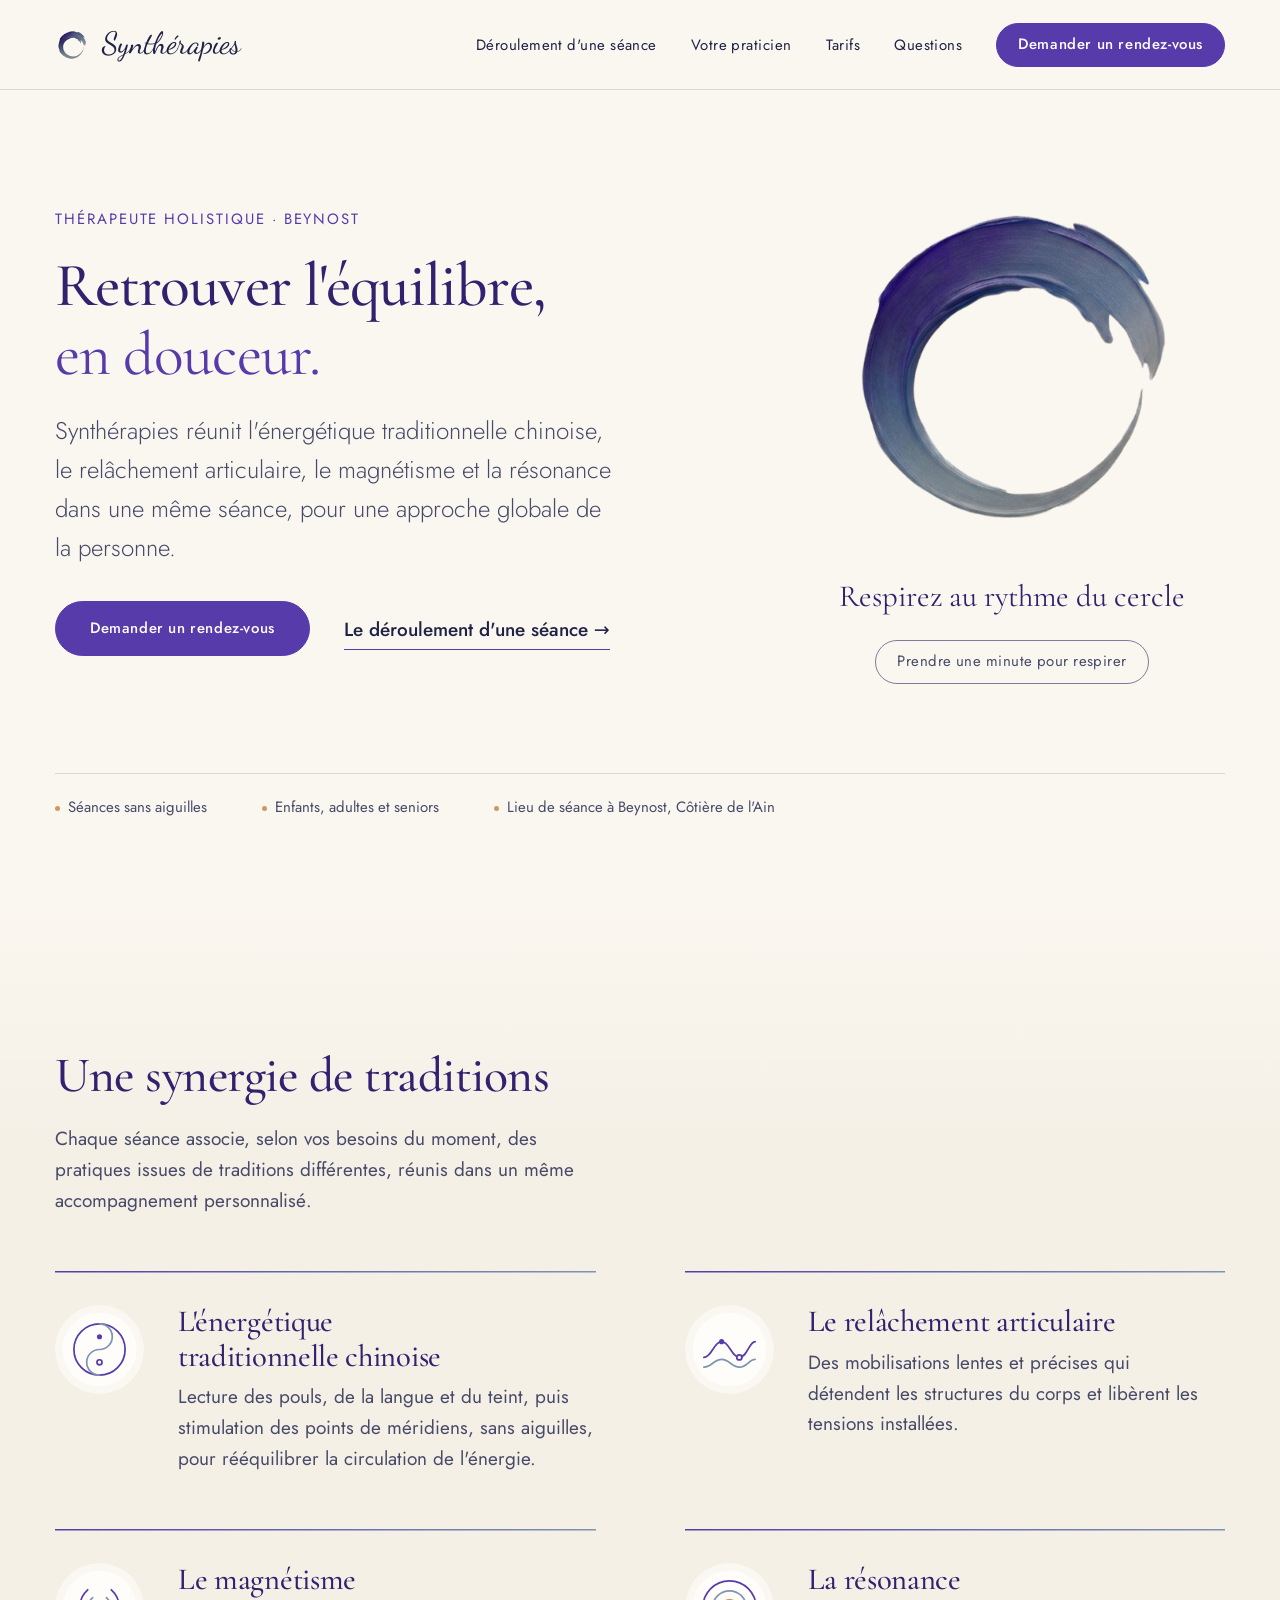
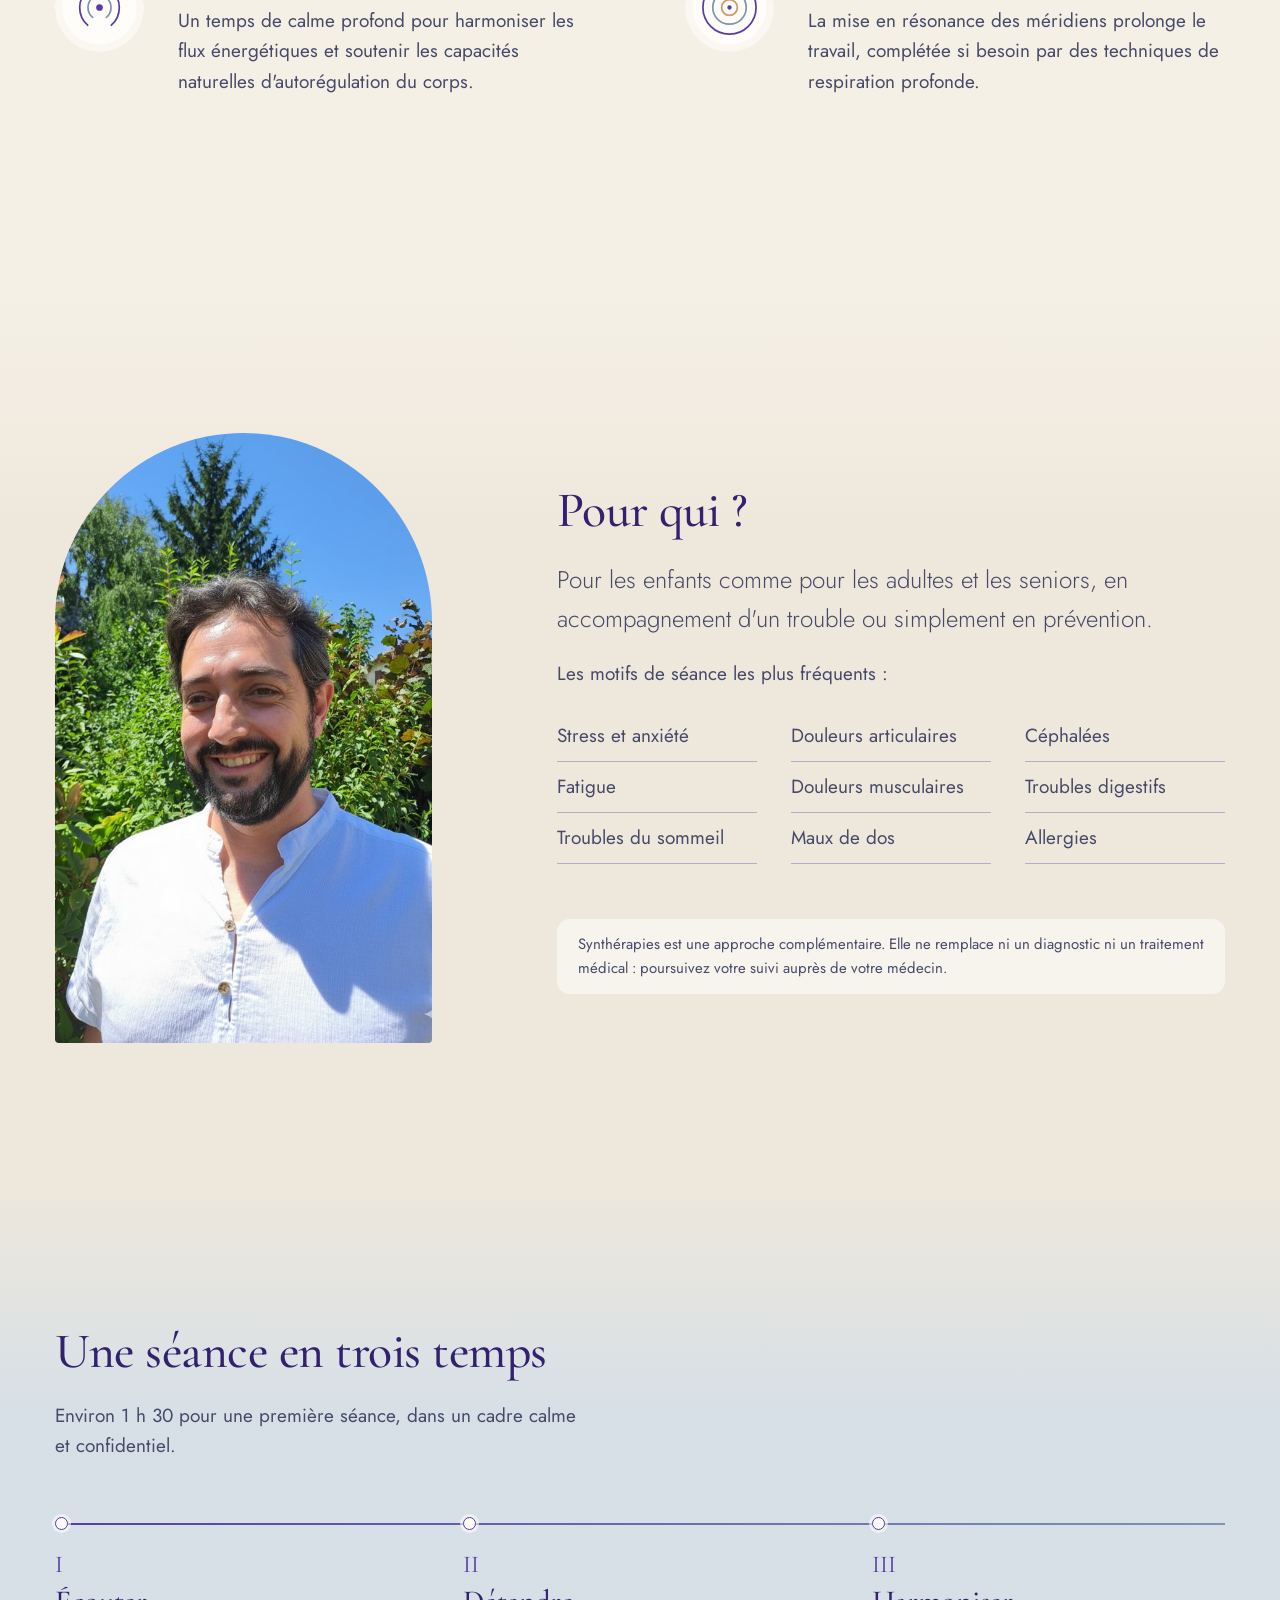
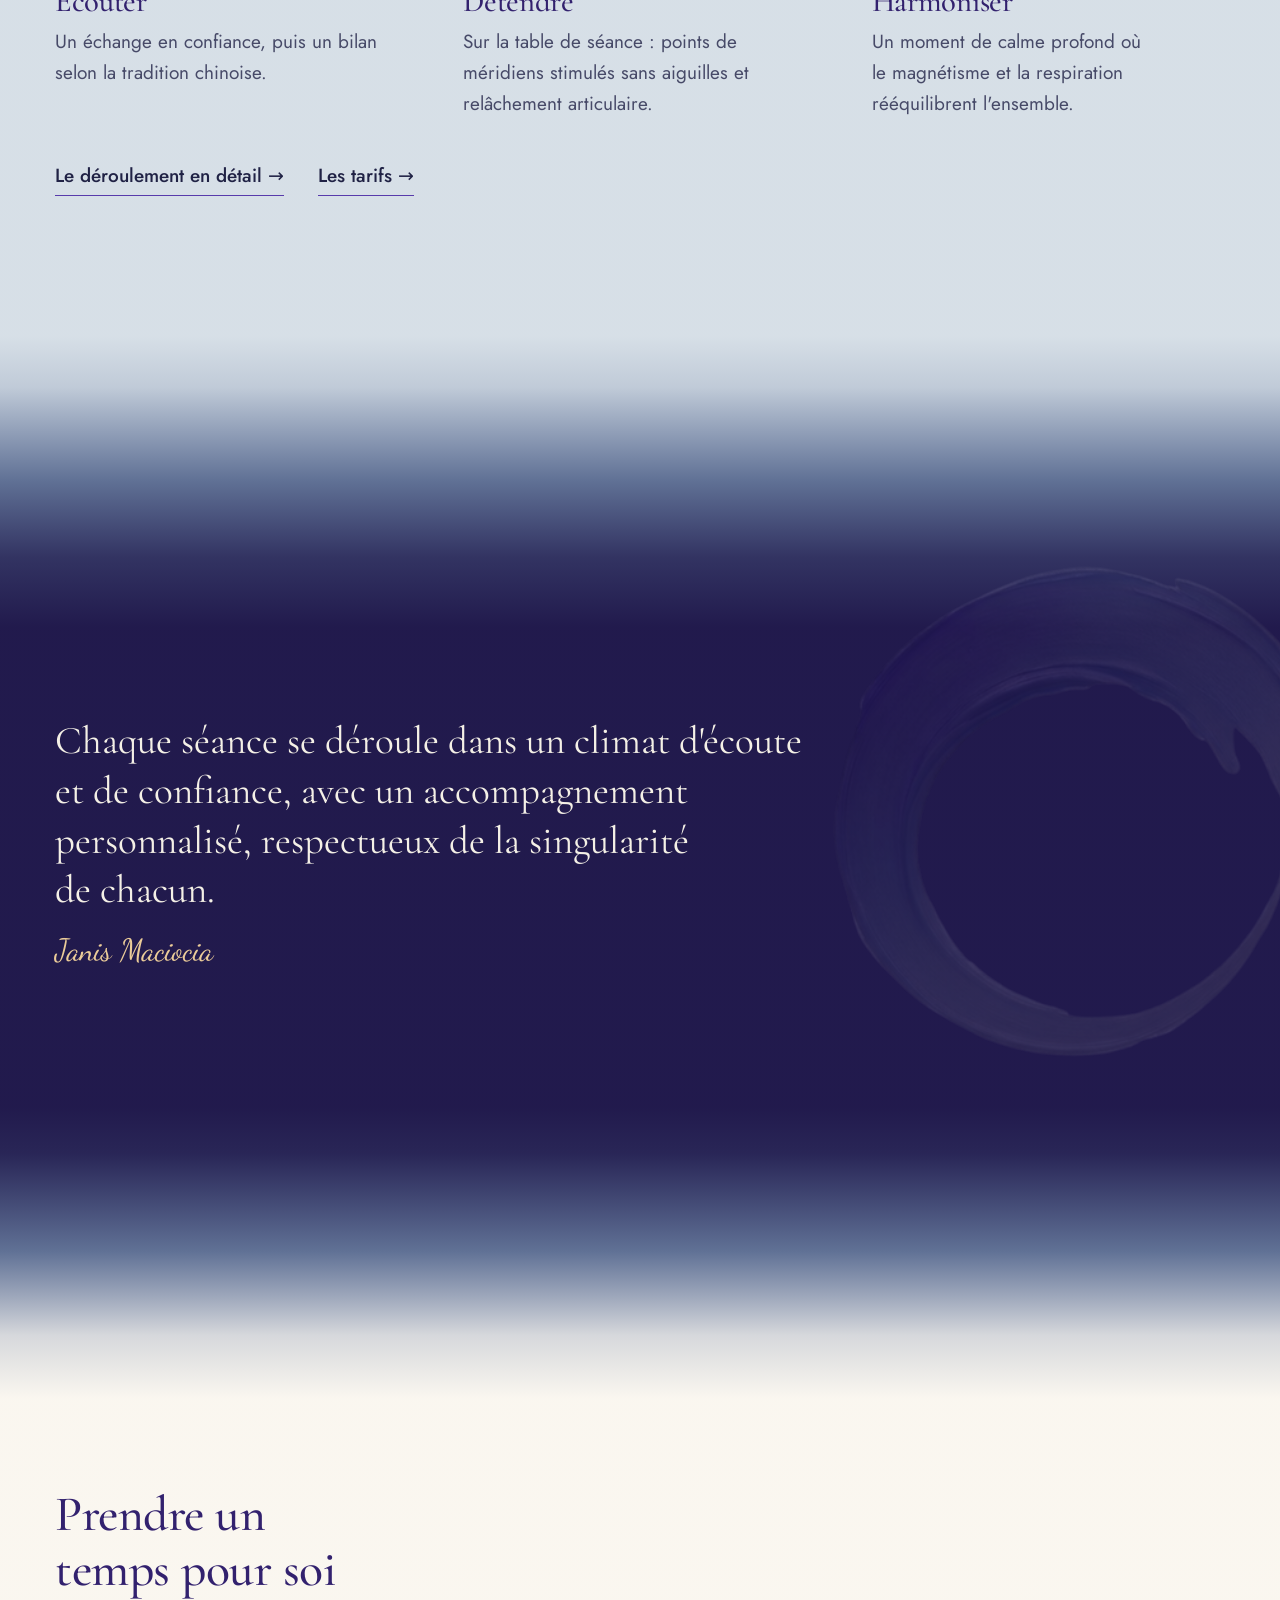
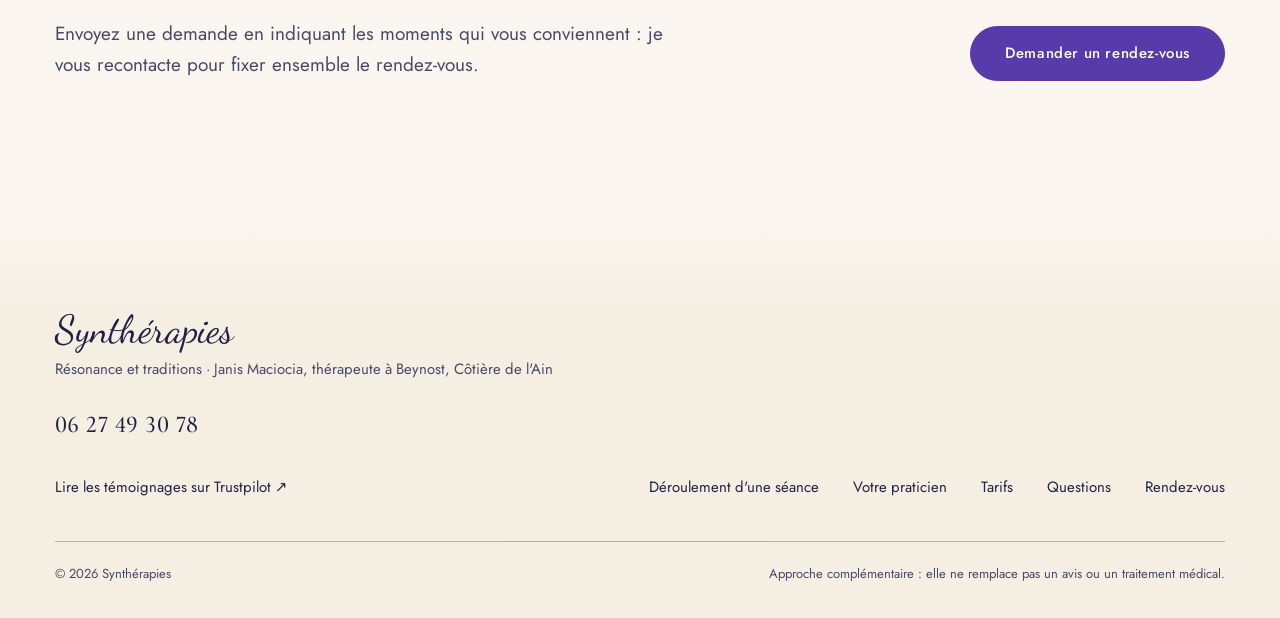
<file: index.html>
<!doctype html>
<html lang="fr" class="no-js">
<head>
  <meta charset="utf-8">
  <meta name="viewport" content="width=device-width, initial-scale=1">
  <script>document.documentElement.className = 'js';</script>
  <title>Synthérapies · Thérapeute holistique à Beynost, Côtière de l'Ain</title>
  <meta name="description" content="Synthérapies : approche douce et sans aiguilles associant énergétique traditionnelle chinoise, relâchement articulaire, magnétisme et résonance. Janis Maciocia, thérapeute à Beynost.">
  <!-- Site non référencé pour le moment : retirer cette ligne pour autoriser les moteurs de recherche -->
  <meta name="robots" content="noindex, nofollow, noarchive">
  <meta property="og:title" content="Synthérapies · Thérapeute holistique à Beynost, Côtière de l'Ain">
  <meta property="og:description" content="Synthérapies : approche douce et sans aiguilles associant énergétique traditionnelle chinoise, relâchement articulaire, magnétisme et résonance. Janis Maciocia, thérapeute à Beynost.">
  <meta property="og:image" content="assets/img/logo-complet.jpg">
  <meta property="og:type" content="website">
  <meta property="og:locale" content="fr_FR">
  <meta name="theme-color" content="#f9f6ef">
  <link rel="icon" type="image/png" href="assets/img/favicon.png">
  <link rel="apple-touch-icon" href="assets/img/apple-touch-icon.png">
  <link rel="preconnect" href="https://fonts.googleapis.com">
  <link rel="preconnect" href="https://fonts.gstatic.com" crossorigin>
  <link href="https://fonts.googleapis.com/css2?family=Cormorant+Garamond:wght@400;500&family=Dancing+Script:wght@500&family=Jost:wght@300;400;500&display=swap" rel="stylesheet">
  <link rel="stylesheet" href="assets/css/tokens.css">
  <link rel="stylesheet" href="assets/css/style.css">
  <script type="application/ld+json">
  {
    "@context": "https://schema.org",
    "@type": "HealthAndBeautyBusiness",
    "name": "Synthérapies",
    "slogan": "Résonance et traditions",
    "description": "Approche thérapeutique douce et sans aiguilles associant énergétique traditionnelle chinoise, relâchement articulaire, magnétisme et résonance.",
    "founder": { "@type": "Person", "name": "Janis Maciocia" },
    "telephone": "+33627493078",
    "address": { "@type": "PostalAddress", "addressLocality": "Beynost", "postalCode": "01700", "addressRegion": "Ain", "addressCountry": "FR" },
    "areaServed": ["Beynost", "Côtière de l'Ain", "Miribel", "Montluel", "Lyon"],
    "priceRange": "55 € – 80 €"
  }
  </script>
</head>
<body>
  <a class="skip-link" href="#contenu">Aller au contenu</a>

  <header class="site-header">
    <div class="wrap header-inner">
      <a class="brand" href="index.html" aria-label="Synthérapies, accueil">
        <img src="assets/img/enso.png" alt="" width="38" height="38">
        <span>Synthérapies</span>
      </a>
      <button class="nav-toggle" type="button" aria-expanded="false" aria-controls="nav">Menu</button>
      <nav class="nav" id="nav" aria-label="Navigation principale">
        <ul>
          <li><a href="approche.html">Déroulement d'une séance</a></li>
          <li><a href="a-propos.html">Votre praticien</a></li>
          <li><a href="tarifs.html">Tarifs</a></li>
          <li><a href="faq.html">Questions</a></li>
          <li><a class="btn" href="rendez-vous.html">Demander un rendez-vous</a></li>
        </ul>
      </nav>
    </div>
  </header>

  <main id="contenu">
    <section class="hero">
      <div class="wrap">
        <div class="hero-grid">
          <div>
            <p class="hero-kicker">Thérapeute holistique · Beynost</p>
            <h1 class="hero-title">Retrouver l'équilibre,<br> <span class="soft">en douceur.</span></h1>
            <p class="lead">Synthérapies réunit l'énergétique traditionnelle chinoise, le relâchement articulaire, le magnétisme et la résonance dans une même séance, pour une approche globale de la personne.</p>
            <div class="actions">
              <a class="btn" href="rendez-vous.html">Demander un rendez-vous</a>
              <a class="link-arrow" href="approche.html">Le déroulement d'une séance →</a>
            </div>
          </div>
          <figure class="breath" id="souffle">
            <div class="breath-stage">
              <span class="wave" aria-hidden="true"></span><span class="wave" aria-hidden="true"></span><span class="wave" aria-hidden="true"></span><span class="wave" aria-hidden="true"></span><span class="wave" aria-hidden="true"></span>
              <img src="assets/img/enso.png" alt="" width="480" height="477">
            </div>
            <figcaption>
              <p class="breath-cue" id="breath-cue" role="status">Respirez au rythme du cercle</p>
              <button class="breath-btn" id="breath-btn" type="button">Prendre une minute pour respirer</button>
            </figcaption>
          </figure>
        </div>
        <ul class="facts">
          <li>Séances sans aiguilles</li>
          <li>Enfants, adultes et seniors</li>
          <li>Lieu de séance à Beynost, Côtière de l'Ain</li>
        </ul>
      </div>
    </section>

    <section class="section depth-2">
      <div class="wrap">
        <div class="section-head">
          <h2>Une synergie de traditions</h2>
          <p>Chaque séance associe, selon vos besoins du moment, des pratiques issues de traditions différentes, réunis dans un même accompagnement personnalisé.</p>
        </div>
        <div class="pillars traditions">
          <article class="pillar">
            <svg class="emblem" viewBox="0 0 64 64" aria-hidden="true">
              <circle class="em-a" cx="32" cy="32" r="26" pathLength="1"/>
              <path class="em-b" d="M32 6a13 13 0 0 1 0 26a13 13 0 0 0 0 26" pathLength="1"/>
              <circle class="em-dot" cx="32" cy="19" r="2.6"/>
              <circle class="em-dot em-dot-open" cx="32" cy="45" r="2.6"/>
            </svg>
            <div>
              <h3>L'énergétique traditionnelle chinoise</h3>
              <p>Lecture des pouls, de la langue et du teint, puis stimulation des points de méridiens, sans aiguilles, pour rééquilibrer la circulation de l'énergie.</p>
            </div>
          </article>
          <article class="pillar">
            <svg class="emblem" viewBox="0 0 64 64" aria-hidden="true">
              <path class="em-a" d="M6 40c8 0 10-16 18-16s10 16 18 16s10-16 16-16" pathLength="1"/>
              <path class="em-b" d="M6 50c8 0 10-8 18-8s10 8 18 8s10-8 16-8" pathLength="1"/>
              <circle class="em-dot" cx="24" cy="24" r="2.6"/>
              <circle class="em-dot em-dot-open" cx="42" cy="40" r="2.6"/>
            </svg>
            <div>
              <h3>Le relâchement articulaire</h3>
              <p>Des mobilisations lentes et précises qui détendent les structures du corps et libèrent les tensions installées.</p>
            </div>
          </article>
          <article class="pillar">
            <svg class="emblem" viewBox="0 0 64 64" aria-hidden="true">
              <path class="em-a" d="M20 14a24 24 0 0 0 0 36M44 14a24 24 0 0 1 0 36" pathLength="1"/>
              <path class="em-b" d="M25 22a13 13 0 0 0 0 20M39 22a13 13 0 0 1 0 20" pathLength="1"/>
              <circle class="em-dot" cx="32" cy="32" r="3.4"/>
            </svg>
            <div>
              <h3>Le magnétisme</h3>
              <p>Un temps de calme profond pour harmoniser les flux énergétiques et soutenir les capacités naturelles d'autorégulation du corps.</p>
            </div>
          </article>
          <article class="pillar">
            <svg class="emblem" viewBox="0 0 64 64" aria-hidden="true">
              <circle class="em-a" cx="32" cy="32" r="27" pathLength="1"/>
              <circle class="em-b" cx="32" cy="32" r="17" pathLength="1"/>
              <circle class="em-c" cx="32" cy="32" r="8" pathLength="1"/>
              <circle class="em-dot" cx="32" cy="32" r="2.2"/>
            </svg>
            <div>
              <h3>La résonance</h3>
              <p>La mise en résonance des méridiens prolonge le travail, complétée si besoin par des techniques de respiration profonde.</p>
            </div>
          </article>
        </div>
      </div>
    </section>

    <section class="section depth-3">
      <div class="wrap split">
        <img class="arch" src="assets/img/janis-maciocia.jpg" alt="Portrait de Janis Maciocia, souriant, dans un jardin" width="720" height="987" loading="lazy">
        <div>
          <h2>Pour qui&nbsp;?</h2>
          <p class="lead">Pour les enfants comme pour les adultes et les seniors, en accompagnement d'un trouble ou simplement en prévention.</p>
          <p class="quiet">Les motifs de séance les plus fréquents&nbsp;:</p>
          <ul class="motifs">
            <li>Stress et anxiété</li>
            <li>Fatigue</li>
            <li>Troubles du sommeil</li>
            <li>Douleurs articulaires</li>
            <li>Douleurs musculaires</li>
            <li>Maux de dos</li>
            <li>Céphalées</li>
            <li>Troubles digestifs</li>
            <li>Allergies</li>
          </ul>
          <p class="note">Synthérapies est une approche complémentaire. Elle ne remplace ni un diagnostic ni un traitement médical&nbsp;: poursuivez votre suivi auprès de votre médecin.</p>
        </div>
      </div>
    </section>

    <section class="section depth-4">
      <div class="wrap">
        <div class="section-head">
          <h2>Une séance en trois temps</h2>
          <p>Environ 1 h 30 pour une première séance, dans un cadre calme et confidentiel.</p>
        </div>
        <ol class="phases">
          <li>
            <span class="num">I</span>
            <h3>Écouter</h3>
            <p>Un échange en confiance, puis un bilan selon la tradition chinoise.</p>
          </li>
          <li>
            <span class="num">II</span>
            <h3>Détendre</h3>
            <p>Sur la table de séance&nbsp;: points de méridiens stimulés sans aiguilles et relâchement articulaire.</p>
          </li>
          <li>
            <span class="num">III</span>
            <h3>Harmoniser</h3>
            <p>Un moment de calme profond où le magnétisme et la respiration rééquilibrent l'ensemble.</p>
          </li>
        </ol>
        <div class="actions">
          <a class="link-arrow" href="approche.html">Le déroulement en détail →</a>
          <a class="link-arrow" href="tarifs.html">Les tarifs →</a>
        </div>
      </div>
    </section>

    <section class="section night">
      <div class="night-enso" aria-hidden="true"><span class="wave"></span><span class="wave"></span><img src="assets/img/enso.png" alt="" width="480" height="477" loading="lazy"></div>
      <div class="wrap">
        <blockquote class="quote">
          <p>Chaque séance se déroule dans un climat d'écoute et de confiance, avec un accompagnement personnalisé, respectueux de la singularité de chacun.</p>
          <footer>Janis Maciocia</footer>
        </blockquote>
      </div>
    </section>

    <section class="section return">
      <div class="wrap closing">
        <div>
          <h2>Prendre un temps pour soi</h2>
          <p>Envoyez une demande en indiquant les moments qui vous conviennent&nbsp;: je vous recontacte pour fixer ensemble le rendez-vous.</p>
        </div>
        <a class="btn" href="rendez-vous.html">Demander un rendez-vous</a>
      </div>
    </section>
  </main>

  <footer class="site-footer">
    <div class="wrap">
      <div class="footer-band">
        <div>
          <p class="footer-mark">Synthérapies</p>
          <p>Résonance et traditions · Janis Maciocia, thérapeute à Beynost, Côtière de l'Ain</p>
          <p><a class="tel" href="tel:+33627493078">06 27 49 30 78</a></p>
          <p><a href="https://fr.trustpilot.com/review/syntherapies.com" target="_blank" rel="noopener">Lire les témoignages sur Trustpilot ↗<span class="visually-hidden"> (nouvel onglet)</span></a></p>
        </div>
        <ul class="footer-links">
          <li><a href="approche.html">Déroulement d'une séance</a></li>
          <li><a href="a-propos.html">Votre praticien</a></li>
          <li><a href="tarifs.html">Tarifs</a></li>
          <li><a href="faq.html">Questions</a></li>
          <li><a href="rendez-vous.html">Rendez-vous</a></li>
        </ul>
      </div>
      <div class="footer-legal">
        <span>© <span id="year">2026</span> Synthérapies</span>
        <span>Approche complémentaire&nbsp;: elle ne remplace pas un avis ou un traitement médical.</span>
      </div>
    </div>
  </footer>
  <script src="assets/js/main.js" defer></script>
</body>
</html>
</file>
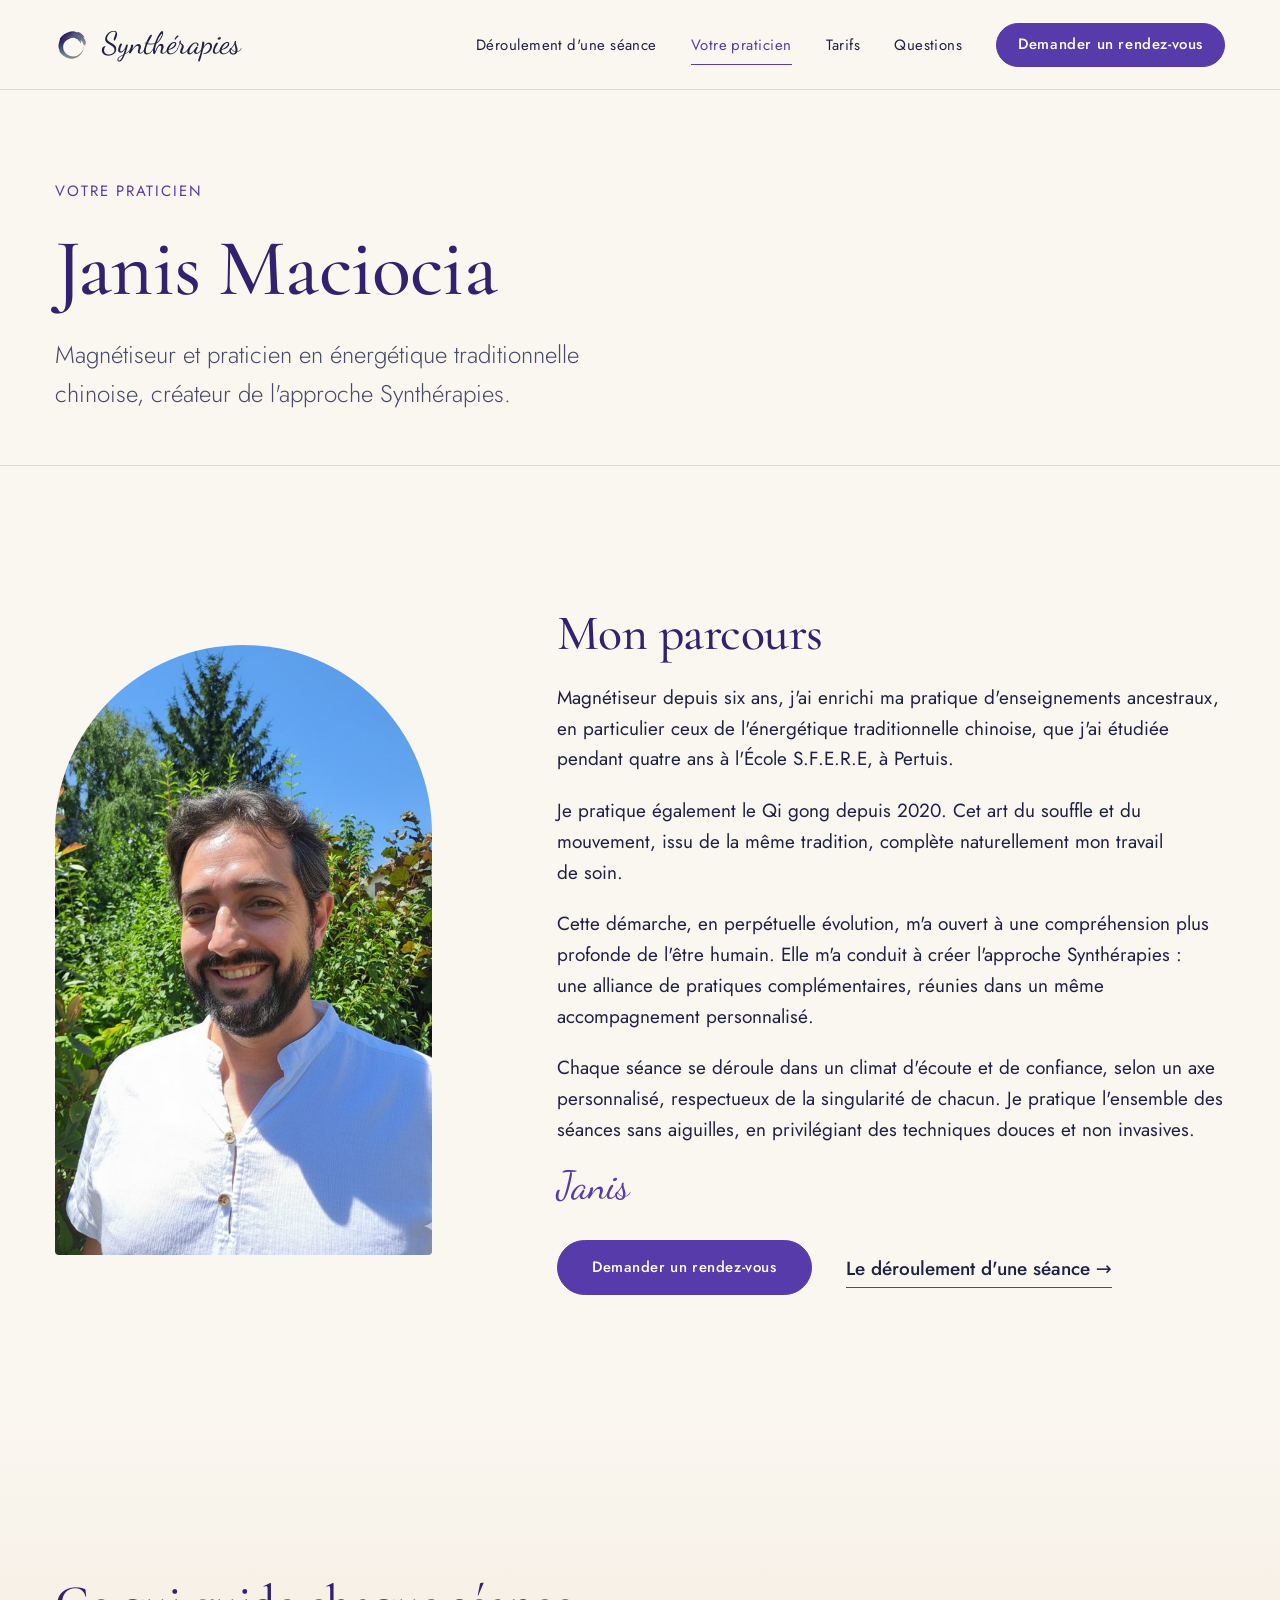
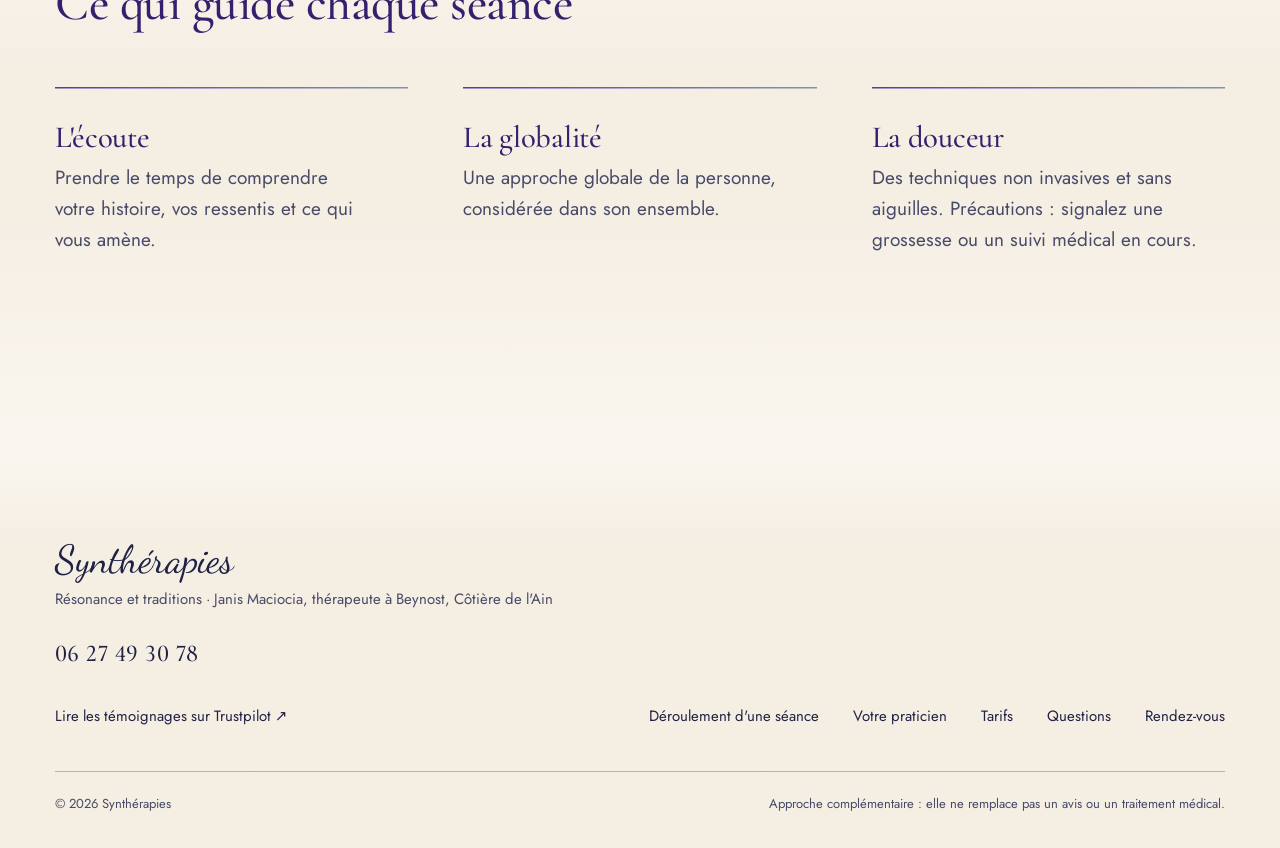
<file: a-propos.html>
<!doctype html>
<html lang="fr" class="no-js">
<head>
  <meta charset="utf-8">
  <meta name="viewport" content="width=device-width, initial-scale=1">
  <script>document.documentElement.className = 'js';</script>
  <title>Janis Maciocia, magnétiseur et énergéticien · Synthérapies</title>
  <meta name="description" content="Janis Maciocia, magnétiseur formé à l'énergétique traditionnelle chinoise (École S.F.E.R.E) et pratiquant de Qi gong, créateur de l'approche Synthérapies à Beynost.">
  <!-- Site non référencé pour le moment : retirer cette ligne pour autoriser les moteurs de recherche -->
  <meta name="robots" content="noindex, nofollow, noarchive">
  <meta property="og:title" content="Janis Maciocia, magnétiseur et énergéticien · Synthérapies">
  <meta property="og:description" content="Janis Maciocia, magnétiseur formé à l'énergétique traditionnelle chinoise (École S.F.E.R.E) et pratiquant de Qi gong, créateur de l'approche Synthérapies à Beynost.">
  <meta property="og:image" content="assets/img/logo-complet.jpg">
  <meta property="og:type" content="website">
  <meta property="og:locale" content="fr_FR">
  <meta name="theme-color" content="#f9f6ef">
  <link rel="icon" type="image/png" href="assets/img/favicon.png">
  <link rel="apple-touch-icon" href="assets/img/apple-touch-icon.png">
  <link rel="preconnect" href="https://fonts.googleapis.com">
  <link rel="preconnect" href="https://fonts.gstatic.com" crossorigin>
  <link href="https://fonts.googleapis.com/css2?family=Cormorant+Garamond:wght@400;500&family=Dancing+Script:wght@500&family=Jost:wght@300;400;500&display=swap" rel="stylesheet">
  <link rel="stylesheet" href="assets/css/tokens.css">
  <link rel="stylesheet" href="assets/css/style.css">
</head>
<body>
  <a class="skip-link" href="#contenu">Aller au contenu</a>

  <header class="site-header">
    <div class="wrap header-inner">
      <a class="brand" href="index.html" aria-label="Synthérapies, accueil">
        <img src="assets/img/enso.png" alt="" width="38" height="38">
        <span>Synthérapies</span>
      </a>
      <button class="nav-toggle" type="button" aria-expanded="false" aria-controls="nav">Menu</button>
      <nav class="nav" id="nav" aria-label="Navigation principale">
        <ul>
          <li><a href="approche.html">Déroulement d'une séance</a></li>
          <li><a href="a-propos.html" aria-current="page">Votre praticien</a></li>
          <li><a href="tarifs.html">Tarifs</a></li>
          <li><a href="faq.html">Questions</a></li>
          <li><a class="btn" href="rendez-vous.html">Demander un rendez-vous</a></li>
        </ul>
      </nav>
    </div>
  </header>

  <main id="contenu">
    <header class="page-intro">
      <div class="wrap">
        <p class="crumb">Votre praticien</p>
        <h1>Janis Maciocia</h1>
        <p class="lead">Magnétiseur et praticien en énergétique traditionnelle chinoise, créateur de l'approche Synthérapies.</p>
      </div>
    </header>

    <section class="section">
      <div class="wrap split">
        <img class="arch" src="assets/img/janis-maciocia.jpg" alt="Portrait de Janis Maciocia" width="720" height="987">
        <div class="measure">
          <h2>Mon parcours</h2>
          <p>Magnétiseur depuis six ans, j'ai enrichi ma pratique d'enseignements ancestraux, en particulier ceux de l'énergétique traditionnelle chinoise, que j'ai étudiée pendant quatre ans à l'École S.F.E.R.E, à Pertuis.</p>
          <p>Je pratique également le Qi gong depuis 2020. Cet art du souffle et du mouvement, issu de la même tradition, complète naturellement mon travail de soin.</p>
          <p>Cette démarche, en perpétuelle évolution, m'a ouvert à une compréhension plus profonde de l'être humain. Elle m'a conduit à créer l'approche Synthérapies&nbsp;: une alliance de pratiques complémentaires, réunies dans un même accompagnement personnalisé.</p>
          <p>Chaque séance se déroule dans un climat d'écoute et de confiance, selon un axe personnalisé, respectueux de la singularité de chacun. Je pratique l'ensemble des séances sans aiguilles, en privilégiant des techniques douces et non invasives.</p>
          <p class="signature" aria-hidden="true">Janis</p>
          <div class="actions">
            <a class="btn" href="rendez-vous.html">Demander un rendez-vous</a>
            <a class="link-arrow" href="approche.html">Le déroulement d'une séance →</a>
          </div>
        </div>
      </div>
    </section>

    <section class="section tint">
      <div class="wrap">
        <div class="section-head">
          <h2>Ce qui guide chaque séance</h2>
        </div>
        <div class="pillars trio">
          <article class="pillar"><h3>L'écoute</h3><p>Prendre le temps de comprendre votre histoire, vos ressentis et ce qui vous amène.</p></article>
          <article class="pillar"><h3>La globalité</h3><p>Une approche globale de la personne, considérée dans son ensemble.</p></article>
          <article class="pillar"><h3>La douceur</h3><p>Des techniques non invasives et sans aiguilles. Précautions&nbsp;: signalez une grossesse ou un suivi médical en cours.</p></article>
        </div>
      </div>
    </section>
  </main>

  <footer class="site-footer">
    <div class="wrap">
      <div class="footer-band">
        <div>
          <p class="footer-mark">Synthérapies</p>
          <p>Résonance et traditions · Janis Maciocia, thérapeute à Beynost, Côtière de l'Ain</p>
          <p><a class="tel" href="tel:+33627493078">06 27 49 30 78</a></p>
          <p><a href="https://fr.trustpilot.com/review/syntherapies.com" target="_blank" rel="noopener">Lire les témoignages sur Trustpilot ↗<span class="visually-hidden"> (nouvel onglet)</span></a></p>
        </div>
        <ul class="footer-links">
          <li><a href="approche.html">Déroulement d'une séance</a></li>
          <li><a href="a-propos.html">Votre praticien</a></li>
          <li><a href="tarifs.html">Tarifs</a></li>
          <li><a href="faq.html">Questions</a></li>
          <li><a href="rendez-vous.html">Rendez-vous</a></li>
        </ul>
      </div>
      <div class="footer-legal">
        <span>© <span id="year">2026</span> Synthérapies</span>
        <span>Approche complémentaire&nbsp;: elle ne remplace pas un avis ou un traitement médical.</span>
      </div>
    </div>
  </footer>
  <script src="assets/js/main.js" defer></script>
</body>
</html>
</file>
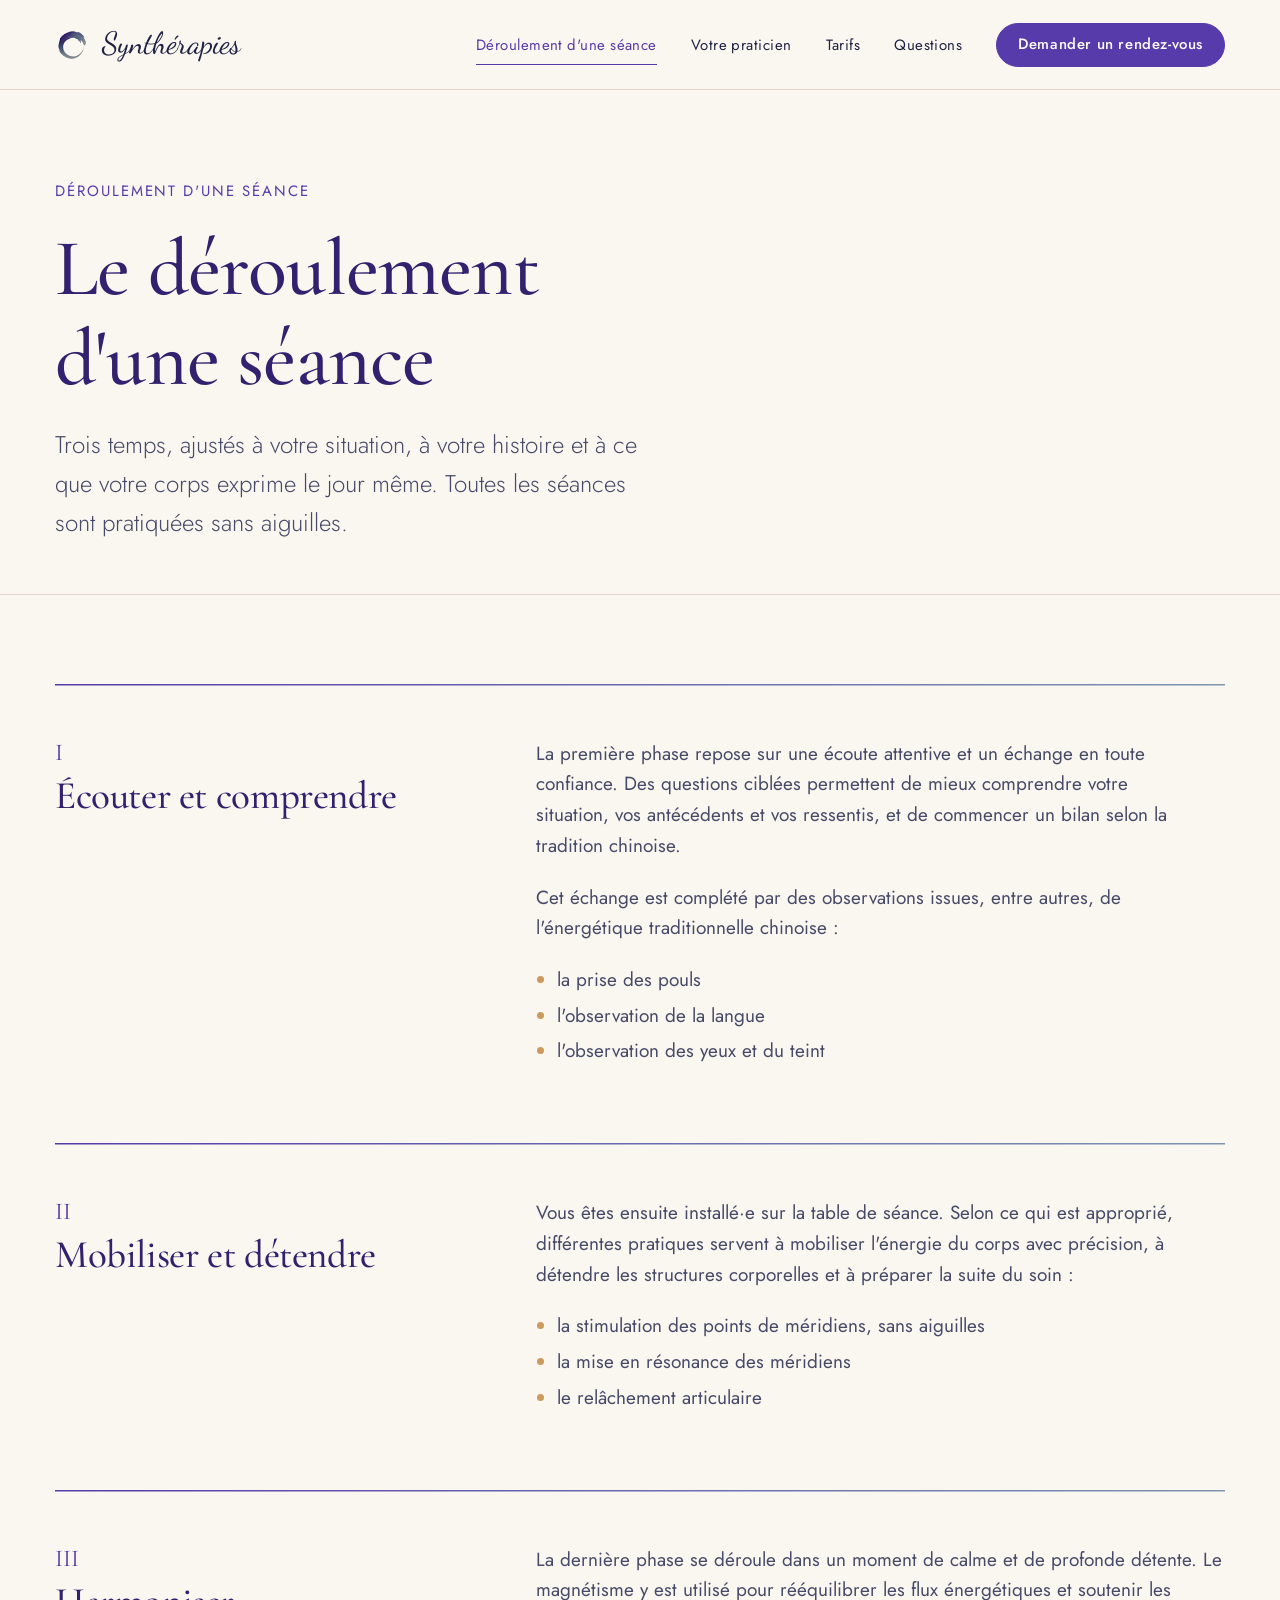
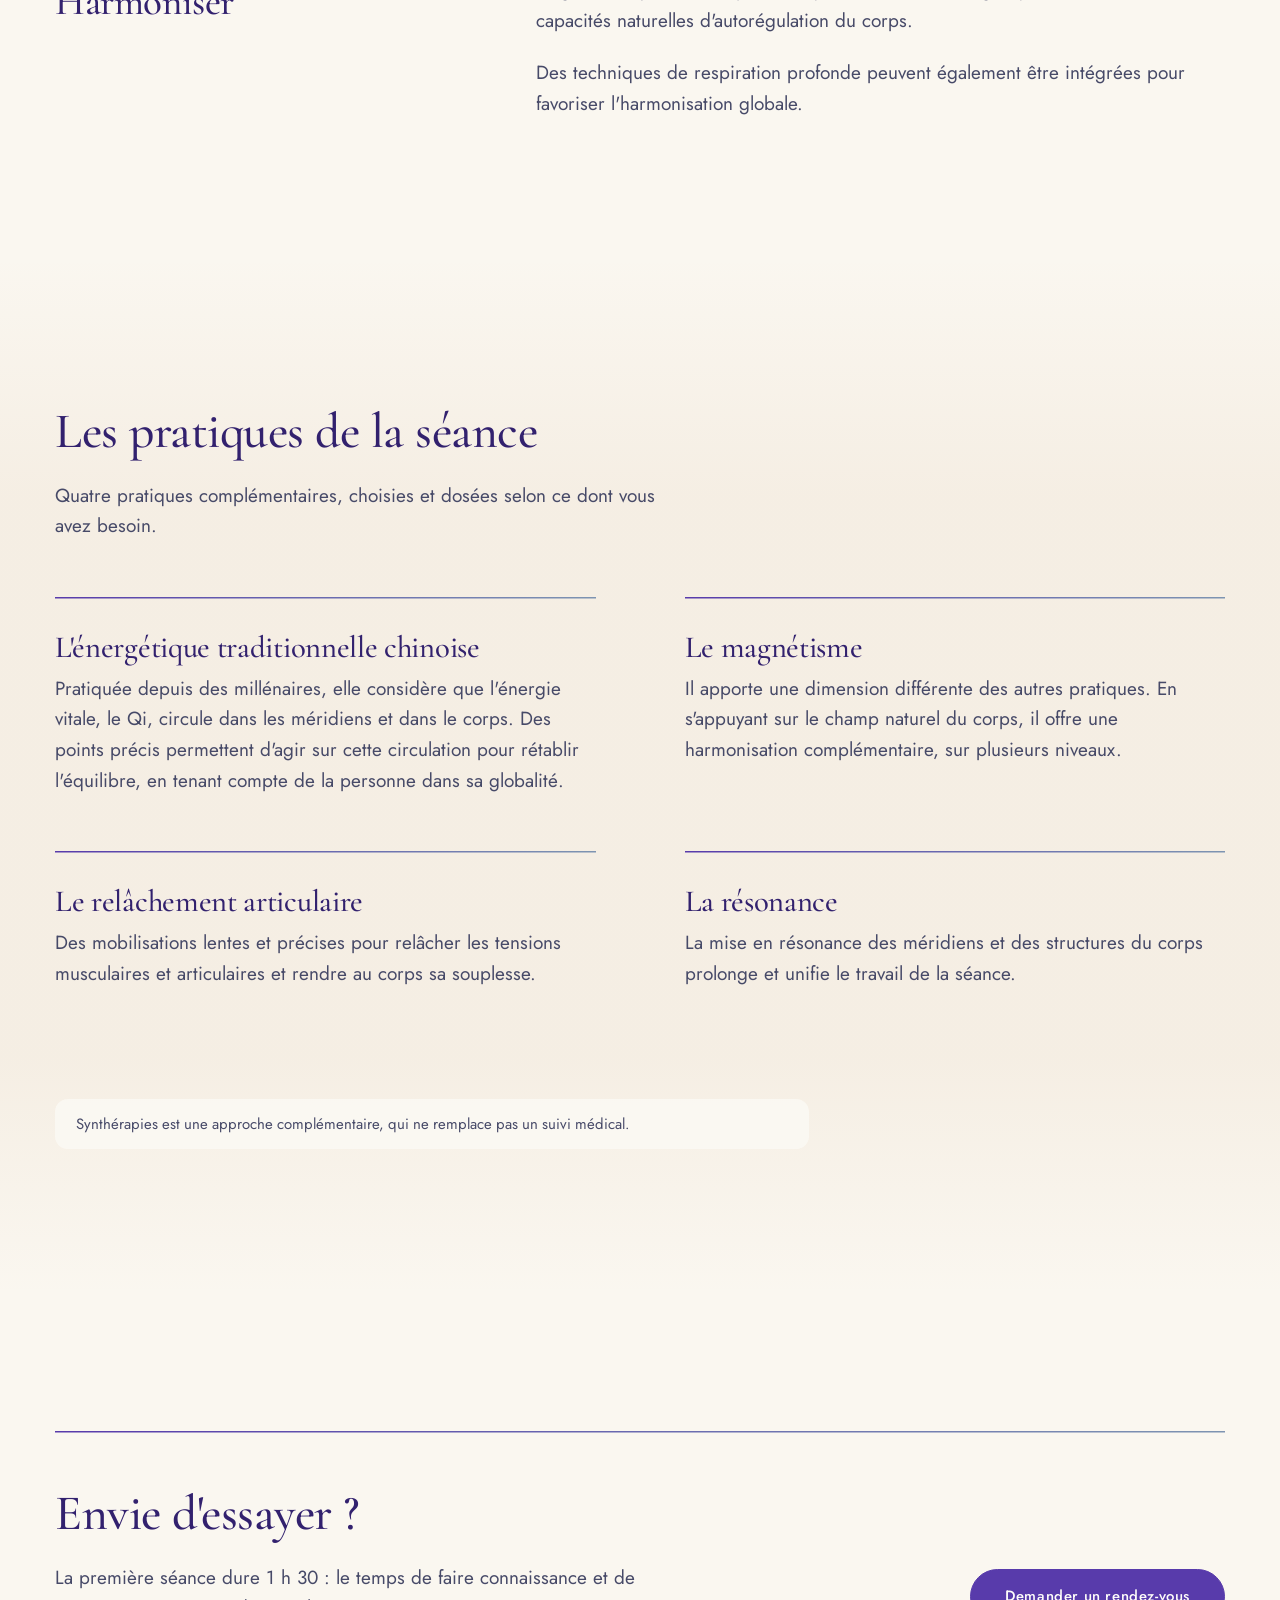
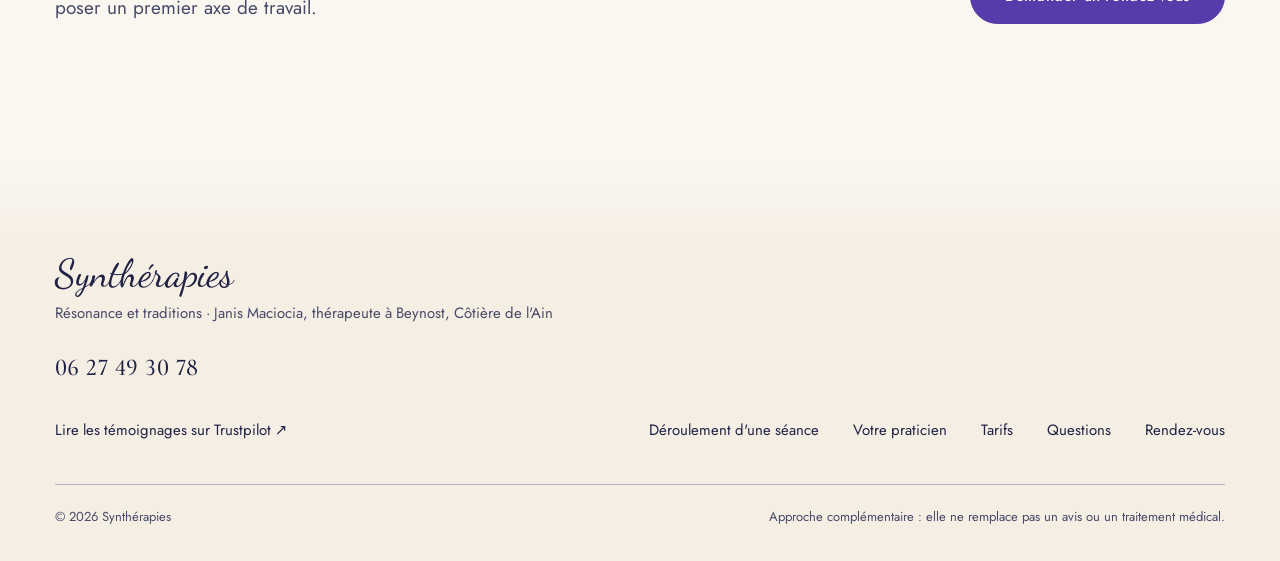
<file: approche.html>
<!doctype html>
<html lang="fr" class="no-js">
<head>
  <meta charset="utf-8">
  <meta name="viewport" content="width=device-width, initial-scale=1">
  <script>document.documentElement.className = 'js';</script>
  <title>Déroulement d'une séance · Synthérapies</title>
  <meta name="description" content="Une séance Synthérapies en trois temps : écoute et bilan énergétique, points de méridiens stimulés sans aiguilles et relâchement articulaire, harmonisation par le magnétisme.">
  <!-- Site non référencé pour le moment : retirer cette ligne pour autoriser les moteurs de recherche -->
  <meta name="robots" content="noindex, nofollow, noarchive">
  <meta property="og:title" content="Déroulement d'une séance · Synthérapies">
  <meta property="og:description" content="Une séance Synthérapies en trois temps : écoute et bilan énergétique, points de méridiens stimulés sans aiguilles et relâchement articulaire, harmonisation par le magnétisme.">
  <meta property="og:image" content="assets/img/logo-complet.jpg">
  <meta property="og:type" content="website">
  <meta property="og:locale" content="fr_FR">
  <meta name="theme-color" content="#f9f6ef">
  <link rel="icon" type="image/png" href="assets/img/favicon.png">
  <link rel="apple-touch-icon" href="assets/img/apple-touch-icon.png">
  <link rel="preconnect" href="https://fonts.googleapis.com">
  <link rel="preconnect" href="https://fonts.gstatic.com" crossorigin>
  <link href="https://fonts.googleapis.com/css2?family=Cormorant+Garamond:wght@400;500&family=Dancing+Script:wght@500&family=Jost:wght@300;400;500&display=swap" rel="stylesheet">
  <link rel="stylesheet" href="assets/css/tokens.css">
  <link rel="stylesheet" href="assets/css/style.css">
</head>
<body>
  <a class="skip-link" href="#contenu">Aller au contenu</a>

  <header class="site-header">
    <div class="wrap header-inner">
      <a class="brand" href="index.html" aria-label="Synthérapies, accueil">
        <img src="assets/img/enso.png" alt="" width="38" height="38">
        <span>Synthérapies</span>
      </a>
      <button class="nav-toggle" type="button" aria-expanded="false" aria-controls="nav">Menu</button>
      <nav class="nav" id="nav" aria-label="Navigation principale">
        <ul>
          <li><a href="approche.html" aria-current="page">Déroulement d'une séance</a></li>
          <li><a href="a-propos.html">Votre praticien</a></li>
          <li><a href="tarifs.html">Tarifs</a></li>
          <li><a href="faq.html">Questions</a></li>
          <li><a class="btn" href="rendez-vous.html">Demander un rendez-vous</a></li>
        </ul>
      </nav>
    </div>
  </header>

  <main id="contenu">
    <header class="page-intro">
      <div class="wrap">
        <p class="crumb">Déroulement d'une séance</p>
        <h1>Le déroulement d'une séance</h1>
        <p class="lead">Trois temps, ajustés à votre situation, à votre histoire et à ce que votre corps exprime le jour même. Toutes les séances sont pratiquées sans aiguilles.</p>
      </div>
    </header>

    <section class="section-tight">
      <div class="wrap steps">
        <article class="step">
          <div><span class="num">I</span><h2>Écouter et comprendre</h2></div>
          <div class="prose">
            <p>La première phase repose sur une écoute attentive et un échange en toute confiance. Des questions ciblées permettent de mieux comprendre votre situation, vos antécédents et vos ressentis, et de commencer un bilan selon la tradition chinoise.</p>
            <p>Cet échange est complété par des observations issues, entre autres, de l'énergétique traditionnelle chinoise&nbsp;:</p>
            <ul>
              <li>la prise des pouls</li>
              <li>l'observation de la langue</li>
              <li>l'observation des yeux et du teint</li>
            </ul>
          </div>
        </article>
        <article class="step">
          <div><span class="num">II</span><h2>Mobiliser et détendre</h2></div>
          <div class="prose">
            <p>Vous êtes ensuite installé·e sur la table de séance. Selon ce qui est approprié, différentes pratiques servent à mobiliser l'énergie du corps avec précision, à détendre les structures corporelles et à préparer la suite du soin&nbsp;:</p>
            <ul>
              <li>la stimulation des points de méridiens, sans aiguilles</li>
              <li>la mise en résonance des méridiens</li>
              <li>le relâchement articulaire</li>
            </ul>
          </div>
        </article>
        <article class="step">
          <div><span class="num">III</span><h2>Harmoniser</h2></div>
          <div class="prose">
            <p>La dernière phase se déroule dans un moment de calme et de profonde détente. Le magnétisme y est utilisé pour rééquilibrer les flux énergétiques et soutenir les capacités naturelles d'autorégulation du corps.</p>
            <p>Des techniques de respiration profonde peuvent également être intégrées pour favoriser l'harmonisation globale.</p>
          </div>
        </article>
      </div>
    </section>

    <section class="section tint">
      <div class="wrap">
        <div class="section-head">
          <h2>Les pratiques de la séance</h2>
          <p>Quatre pratiques complémentaires, choisies et dosées selon ce dont vous avez besoin.</p>
        </div>
        <div class="pillars">
          <article class="pillar">
            <h3>L'énergétique traditionnelle chinoise</h3>
            <p>Pratiquée depuis des millénaires, elle considère que l'énergie vitale, le Qi, circule dans les méridiens et dans le corps. Des points précis permettent d'agir sur cette circulation pour rétablir l'équilibre, en tenant compte de la personne dans sa globalité.</p>
          </article>
          <article class="pillar">
            <h3>Le magnétisme</h3>
            <p>Il apporte une dimension différente des autres pratiques. En s'appuyant sur le champ naturel du corps, il offre une harmonisation complémentaire, sur plusieurs niveaux.</p>
          </article>
          <article class="pillar">
            <h3>Le relâchement articulaire</h3>
            <p>Des mobilisations lentes et précises pour relâcher les tensions musculaires et articulaires et rendre au corps sa souplesse.</p>
          </article>
          <article class="pillar">
            <h3>La résonance</h3>
            <p>La mise en résonance des méridiens et des structures du corps prolonge et unifie le travail de la séance.</p>
          </article>
        </div>
        <p class="note">Synthérapies est une approche complémentaire, qui ne remplace pas un suivi médical.</p>
      </div>
    </section>

    <section class="section">
      <div class="wrap closing">
        <div>
          <h2>Envie d'essayer&nbsp;?</h2>
          <p>La première séance dure 1 h 30&nbsp;: le temps de faire connaissance et de poser un premier axe de travail.</p>
        </div>
        <a class="btn" href="rendez-vous.html?formule=premiere">Demander un rendez-vous</a>
      </div>
    </section>
  </main>

  <footer class="site-footer">
    <div class="wrap">
      <div class="footer-band">
        <div>
          <p class="footer-mark">Synthérapies</p>
          <p>Résonance et traditions · Janis Maciocia, thérapeute à Beynost, Côtière de l'Ain</p>
          <p><a class="tel" href="tel:+33627493078">06 27 49 30 78</a></p>
          <p><a href="https://fr.trustpilot.com/review/syntherapies.com" target="_blank" rel="noopener">Lire les témoignages sur Trustpilot ↗<span class="visually-hidden"> (nouvel onglet)</span></a></p>
        </div>
        <ul class="footer-links">
          <li><a href="approche.html">Déroulement d'une séance</a></li>
          <li><a href="a-propos.html">Votre praticien</a></li>
          <li><a href="tarifs.html">Tarifs</a></li>
          <li><a href="faq.html">Questions</a></li>
          <li><a href="rendez-vous.html">Rendez-vous</a></li>
        </ul>
      </div>
      <div class="footer-legal">
        <span>© <span id="year">2026</span> Synthérapies</span>
        <span>Approche complémentaire&nbsp;: elle ne remplace pas un avis ou un traitement médical.</span>
      </div>
    </div>
  </footer>
  <script src="assets/js/main.js" defer></script>
</body>
</html>
</file>
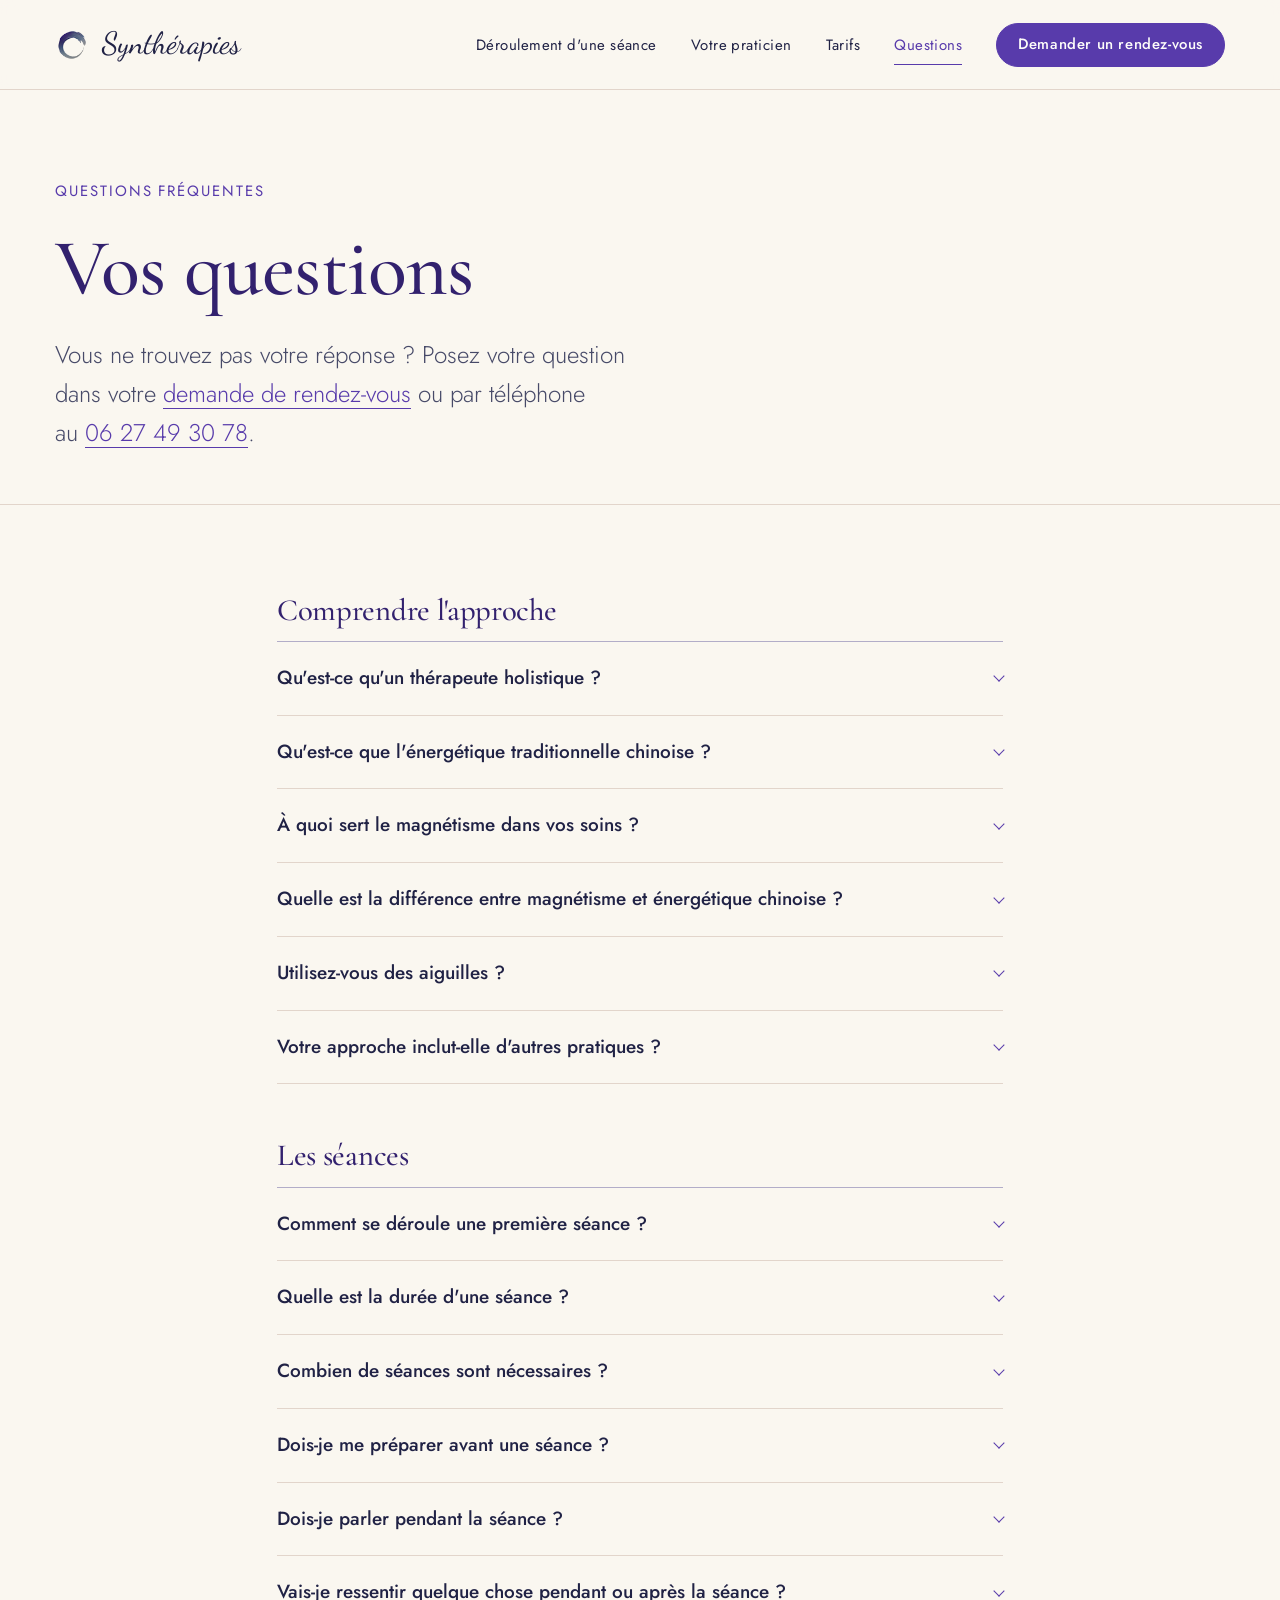
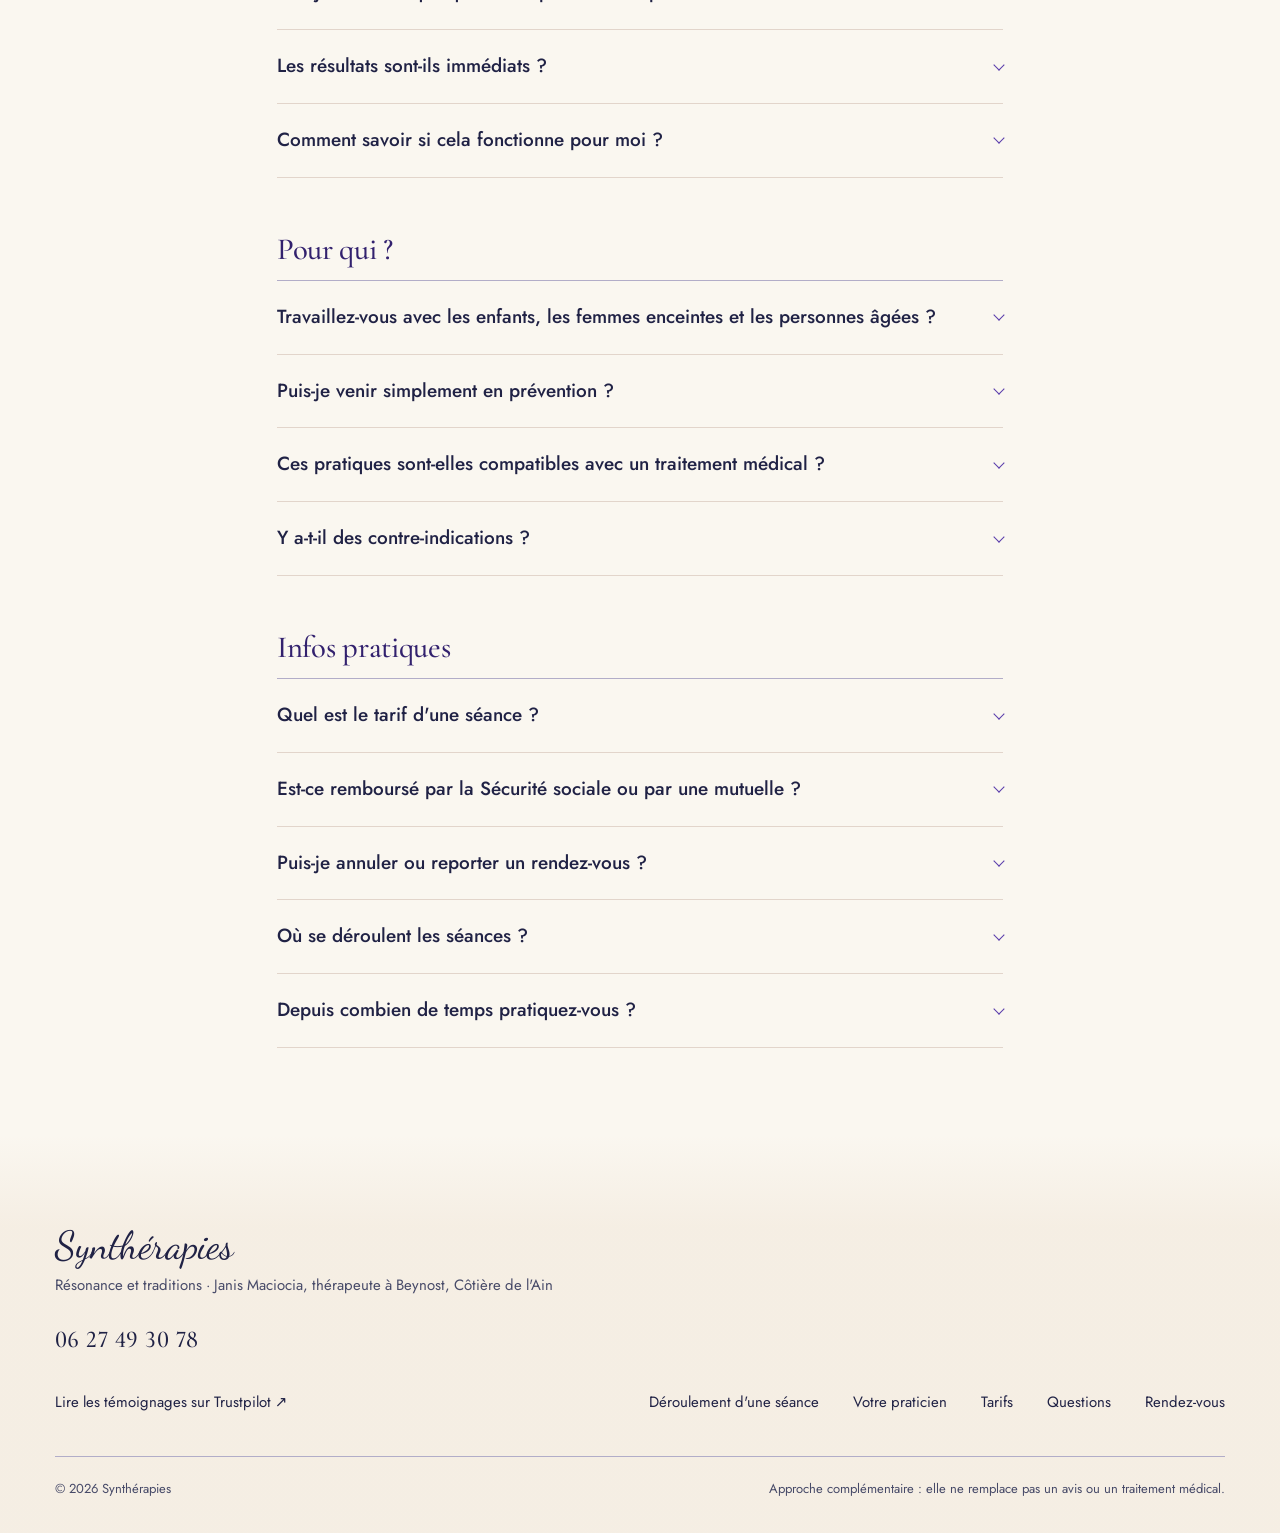
<file: faq.html>
<!doctype html>
<html lang="fr" class="no-js">
<head>
  <meta charset="utf-8">
  <meta name="viewport" content="width=device-width, initial-scale=1">
  <script>document.documentElement.className = 'js';</script>
  <title>Questions fréquentes · Synthérapies</title>
  <meta name="description" content="Énergétique chinoise, magnétisme, déroulement, nombre de séances, femmes enceintes, remboursement : les réponses aux questions fréquentes sur Synthérapies.">
  <!-- Site non référencé pour le moment : retirer cette ligne pour autoriser les moteurs de recherche -->
  <meta name="robots" content="noindex, nofollow, noarchive">
  <meta property="og:title" content="Questions fréquentes · Synthérapies">
  <meta property="og:description" content="Énergétique chinoise, magnétisme, déroulement, nombre de séances, femmes enceintes, remboursement : les réponses aux questions fréquentes sur Synthérapies.">
  <meta property="og:image" content="assets/img/logo-complet.jpg">
  <meta property="og:type" content="website">
  <meta property="og:locale" content="fr_FR">
  <meta name="theme-color" content="#f9f6ef">
  <link rel="icon" type="image/png" href="assets/img/favicon.png">
  <link rel="apple-touch-icon" href="assets/img/apple-touch-icon.png">
  <link rel="preconnect" href="https://fonts.googleapis.com">
  <link rel="preconnect" href="https://fonts.gstatic.com" crossorigin>
  <link href="https://fonts.googleapis.com/css2?family=Cormorant+Garamond:wght@400;500&family=Dancing+Script:wght@500&family=Jost:wght@300;400;500&display=swap" rel="stylesheet">
  <link rel="stylesheet" href="assets/css/tokens.css">
  <link rel="stylesheet" href="assets/css/style.css">
</head>
<body>
  <a class="skip-link" href="#contenu">Aller au contenu</a>

  <header class="site-header">
    <div class="wrap header-inner">
      <a class="brand" href="index.html" aria-label="Synthérapies, accueil">
        <img src="assets/img/enso.png" alt="" width="38" height="38">
        <span>Synthérapies</span>
      </a>
      <button class="nav-toggle" type="button" aria-expanded="false" aria-controls="nav">Menu</button>
      <nav class="nav" id="nav" aria-label="Navigation principale">
        <ul>
          <li><a href="approche.html">Déroulement d'une séance</a></li>
          <li><a href="a-propos.html">Votre praticien</a></li>
          <li><a href="tarifs.html">Tarifs</a></li>
          <li><a href="faq.html" aria-current="page">Questions</a></li>
          <li><a class="btn" href="rendez-vous.html">Demander un rendez-vous</a></li>
        </ul>
      </nav>
    </div>
  </header>

  <main id="contenu">
    <header class="page-intro">
      <div class="wrap">
        <p class="crumb">Questions fréquentes</p>
        <h1>Vos questions</h1>
        <p class="lead">Vous ne trouvez pas votre réponse&nbsp;? Posez votre question dans votre <a href="rendez-vous.html">demande de rendez-vous</a> ou par téléphone au <a href="tel:+33627493078">06 27 49 30 78</a>.</p>
      </div>
    </header>

    <section class="section-tight">
      <div class="wrap measure faq">

        <div class="faq-group">
          <h2>Comprendre l'approche</h2>
          <details>
            <summary>Qu'est-ce qu'un thérapeute holistique&nbsp;?</summary>
            <div class="answer"><p>Le thérapeute holistique a une approche globale de la personne&nbsp;: l'accompagnement personnalisé tient compte de l'ensemble de ce qu'elle vit. En énergétique traditionnelle chinoise, par exemple, un mal de tête peut avoir des dizaines de causes différentes, et c'est cette cause que l'on cherche à identifier.</p></div>
          </details>
          <details>
            <summary>Qu'est-ce que l'énergétique traditionnelle chinoise&nbsp;?</summary>
            <div class="answer"><p>C'est une pratique naturelle utilisée depuis plus de 3 000 ans en Chine. Elle repose sur l'idée que l'énergie vitale, le Qi, circule dans des canaux appelés méridiens et dans le corps. Des points spécifiques, appelés points de méridiens, permettent d'agir sur cette énergie pour rétablir l'équilibre.</p><p>Cette approche considère l'être humain dans sa globalité, en lien avec son environnement.</p></div>
          </details>
          <details>
            <summary>À quoi sert le magnétisme dans vos soins&nbsp;?</summary>
            <div class="answer"><p>Le magnétisme apporte une dimension différente des autres pratiques. En s'appuyant sur le champ naturel du corps, il permet une harmonisation complémentaire, sur plusieurs niveaux. Il intervient surtout dans la dernière phase de la séance.</p></div>
          </details>
          <details>
            <summary>Quelle est la différence entre magnétisme et énergétique chinoise&nbsp;?</summary>
            <div class="answer"><p>L'énergétique chinoise offre un diagnostic précis (pouls, langue, teint, méridiens) et agit sur des points ciblés. Le magnétisme agit de façon plus globale, par le toucher ou l'apposition des mains. Dans Synthérapies, l'une oriente et précise le soin, l'autre vient harmoniser l'ensemble.</p></div>
          </details>
          <details>
            <summary>Utilisez-vous des aiguilles&nbsp;?</summary>
            <div class="answer"><p>Non. Toutes les séances sont pratiquées sans aiguilles&nbsp;: les points de méridiens sont stimulés par des techniques douces et non invasives.</p></div>
          </details>
          <details>
            <summary>Votre approche inclut-elle d'autres pratiques&nbsp;?</summary>
            <div class="answer"><p>Les séances s'appuient sur quatre pratiques&nbsp;: l'énergétique traditionnelle chinoise, le relâchement articulaire, le magnétisme et la résonance. Des techniques de respiration profonde peuvent s'y ajouter selon les besoins.</p></div>
          </details>
        </div>

        <div class="faq-group">
          <h2>Les séances</h2>
          <details>
            <summary>Comment se déroule une première séance&nbsp;?</summary>
            <div class="answer"><p>Elle dure 1 h 30 et se déroule en trois temps&nbsp;: un échange approfondi complété par des observations (pouls, langue, teint), un travail sur table (points de méridiens stimulés sans aiguilles, relâchement articulaire), puis un temps d'harmonisation par le magnétisme. <a href="approche.html">Voir le déroulement détaillé</a>.</p></div>
          </details>
          <details>
            <summary>Quelle est la durée d'une séance&nbsp;?</summary>
            <div class="answer"><p>1 h 30 pour une première séance, 1 h pour une séance de suivi, 45 min pour une séance pour mineur.</p></div>
          </details>
          <details>
            <summary>Combien de séances sont nécessaires&nbsp;?</summary>
            <div class="answer"><p>Cela dépend de chaque personne et de ce qui l'amène. Il n'y a pas de programme fixé à l'avance&nbsp;: nous définissons ensemble le rythme le plus juste à la fin de la première séance, puis nous l'ajustons selon votre évolution.</p></div>
          </details>
          <details>
            <summary>Dois-je me préparer avant une séance&nbsp;?</summary>
            <div class="answer"><p>Aucune préparation particulière. Prévoyez une tenue confortable, évitez si possible un repas copieux juste avant, et pensez à signaler tout traitement en cours.</p></div>
          </details>
          <details>
            <summary>Dois-je parler pendant la séance&nbsp;?</summary>
            <div class="answer"><p>L'échange a surtout lieu en début de séance. Pendant le soin, vous pouvez dire ce que vous ressentez si vous le souhaitez, mais rien ne vous y oblige&nbsp;: beaucoup de personnes profitent simplement du calme.</p></div>
          </details>
          <details>
            <summary>Vais-je ressentir quelque chose pendant ou après la séance&nbsp;?</summary>
            <div class="answer"><p>Les ressentis varient&nbsp;: chaleur, picotements, détente profonde, ou parfois rien de particulier. Dans les jours qui suivent, une fatigue passagère ou un besoin de repos peuvent apparaître. C'est normal.</p></div>
          </details>
          <details>
            <summary>Les résultats sont-ils immédiats&nbsp;?</summary>
            <div class="answer"><p>Certaines personnes ressentent un mieux dès la fin de la séance, d'autres progressivement au fil des jours. Chacun réagit à son rythme.</p></div>
          </details>
          <details>
            <summary>Comment savoir si cela fonctionne pour moi&nbsp;?</summary>
            <div class="answer"><p>Observez votre sommeil, votre énergie, vos tensions et votre humeur dans les jours qui suivent. Nous faisons le point ensemble au début de la séance suivante pour ajuster l'accompagnement.</p></div>
          </details>
        </div>

        <div class="faq-group">
          <h2>Pour qui&nbsp;?</h2>
          <details>
            <summary>Travaillez-vous avec les enfants, les femmes enceintes et les personnes âgées&nbsp;?</summary>
            <div class="answer"><p>Oui. L'approche convient aux enfants, aux adultes et aux seniors. Pour les femmes enceintes, les techniques sont adaptées et certains points sont évités pendant la grossesse. Un mineur doit impérativement être accompagné d'un adulte pendant toute la séance.</p></div>
          </details>
          <details>
            <summary>Puis-je venir simplement en prévention&nbsp;?</summary>
            <div class="answer"><p>Bien sûr. Il n'est pas nécessaire d'avoir un trouble précis&nbsp;: une séance peut aussi être un moment pour prendre soin de soi et préserver son équilibre.</p></div>
          </details>
          <details>
            <summary>Ces pratiques sont-elles compatibles avec un traitement médical&nbsp;?</summary>
            <div class="answer"><p>Synthérapies est une approche complémentaire&nbsp;: elle ne remplace ni un diagnostic, ni un traitement, ni un suivi médical. N'interrompez jamais un traitement sans l'avis de votre médecin, et signalez tout traitement en cours lors de la première séance.</p></div>
          </details>
          <details>
            <summary>Y a-t-il des contre-indications&nbsp;?</summary>
            <div class="answer"><p>Les techniques sont douces et non invasives. Signalez simplement une grossesse, une pathologie ou un traitement en cours afin que le soin soit adapté. En cas de symptôme aigu ou inhabituel, consultez d'abord votre médecin.</p></div>
          </details>
        </div>

        <div class="faq-group">
          <h2>Infos pratiques</h2>
          <details>
            <summary>Quel est le tarif d'une séance&nbsp;?</summary>
            <div class="answer"><p>80&nbsp;€ la première séance, 70&nbsp;€ la séance de suivi et 55&nbsp;€ la séance pour les mineurs. <a href="tarifs.html">Voir les tarifs</a>.</p></div>
          </details>
          <details>
            <summary>Est-ce remboursé par la Sécurité sociale ou par une mutuelle&nbsp;?</summary>
            <div class="answer"><p>Les séances ne sont pas prises en charge par la Sécurité sociale. Renseignez-vous auprès de votre mutuelle pour une éventuelle prise en charge.</p></div>
          </details>
          <details>
            <summary>Puis-je annuler ou reporter un rendez-vous&nbsp;?</summary>
            <div class="answer"><p>Oui, il suffit de me prévenir le plus tôt possible, par téléphone au <a href="tel:+33627493078">06 27 49 30 78</a>.</p></div>
          </details>
          <details>
            <summary>Où se déroulent les séances&nbsp;?</summary>
            <div class="answer"><p>À Beynost-sur-la-Côtière, dans l'Ain, à quelques minutes de Lyon. L'adresse exacte vous sera communiquée lors de la prise de rendez-vous.</p></div>
          </details>
          <details>
            <summary>Depuis combien de temps pratiquez-vous&nbsp;?</summary>
            <div class="answer"><p>Je pratique le magnétisme depuis six ans. J'ai étudié l'énergétique traditionnelle chinoise pendant quatre ans à l'École S.F.E.R.E, à Pertuis, et je pratique le Qi gong depuis 2020. <a href="a-propos.html">En savoir plus</a>.</p></div>
          </details>
        </div>

      </div>
    </section>
  </main>

  <footer class="site-footer">
    <div class="wrap">
      <div class="footer-band">
        <div>
          <p class="footer-mark">Synthérapies</p>
          <p>Résonance et traditions · Janis Maciocia, thérapeute à Beynost, Côtière de l'Ain</p>
          <p><a class="tel" href="tel:+33627493078">06 27 49 30 78</a></p>
          <p><a href="https://fr.trustpilot.com/review/syntherapies.com" target="_blank" rel="noopener">Lire les témoignages sur Trustpilot ↗<span class="visually-hidden"> (nouvel onglet)</span></a></p>
        </div>
        <ul class="footer-links">
          <li><a href="approche.html">Déroulement d'une séance</a></li>
          <li><a href="a-propos.html">Votre praticien</a></li>
          <li><a href="tarifs.html">Tarifs</a></li>
          <li><a href="faq.html">Questions</a></li>
          <li><a href="rendez-vous.html">Rendez-vous</a></li>
        </ul>
      </div>
      <div class="footer-legal">
        <span>© <span id="year">2026</span> Synthérapies</span>
        <span>Approche complémentaire&nbsp;: elle ne remplace pas un avis ou un traitement médical.</span>
      </div>
    </div>
  </footer>
  <script src="assets/js/main.js" defer></script>
</body>
</html>
</file>
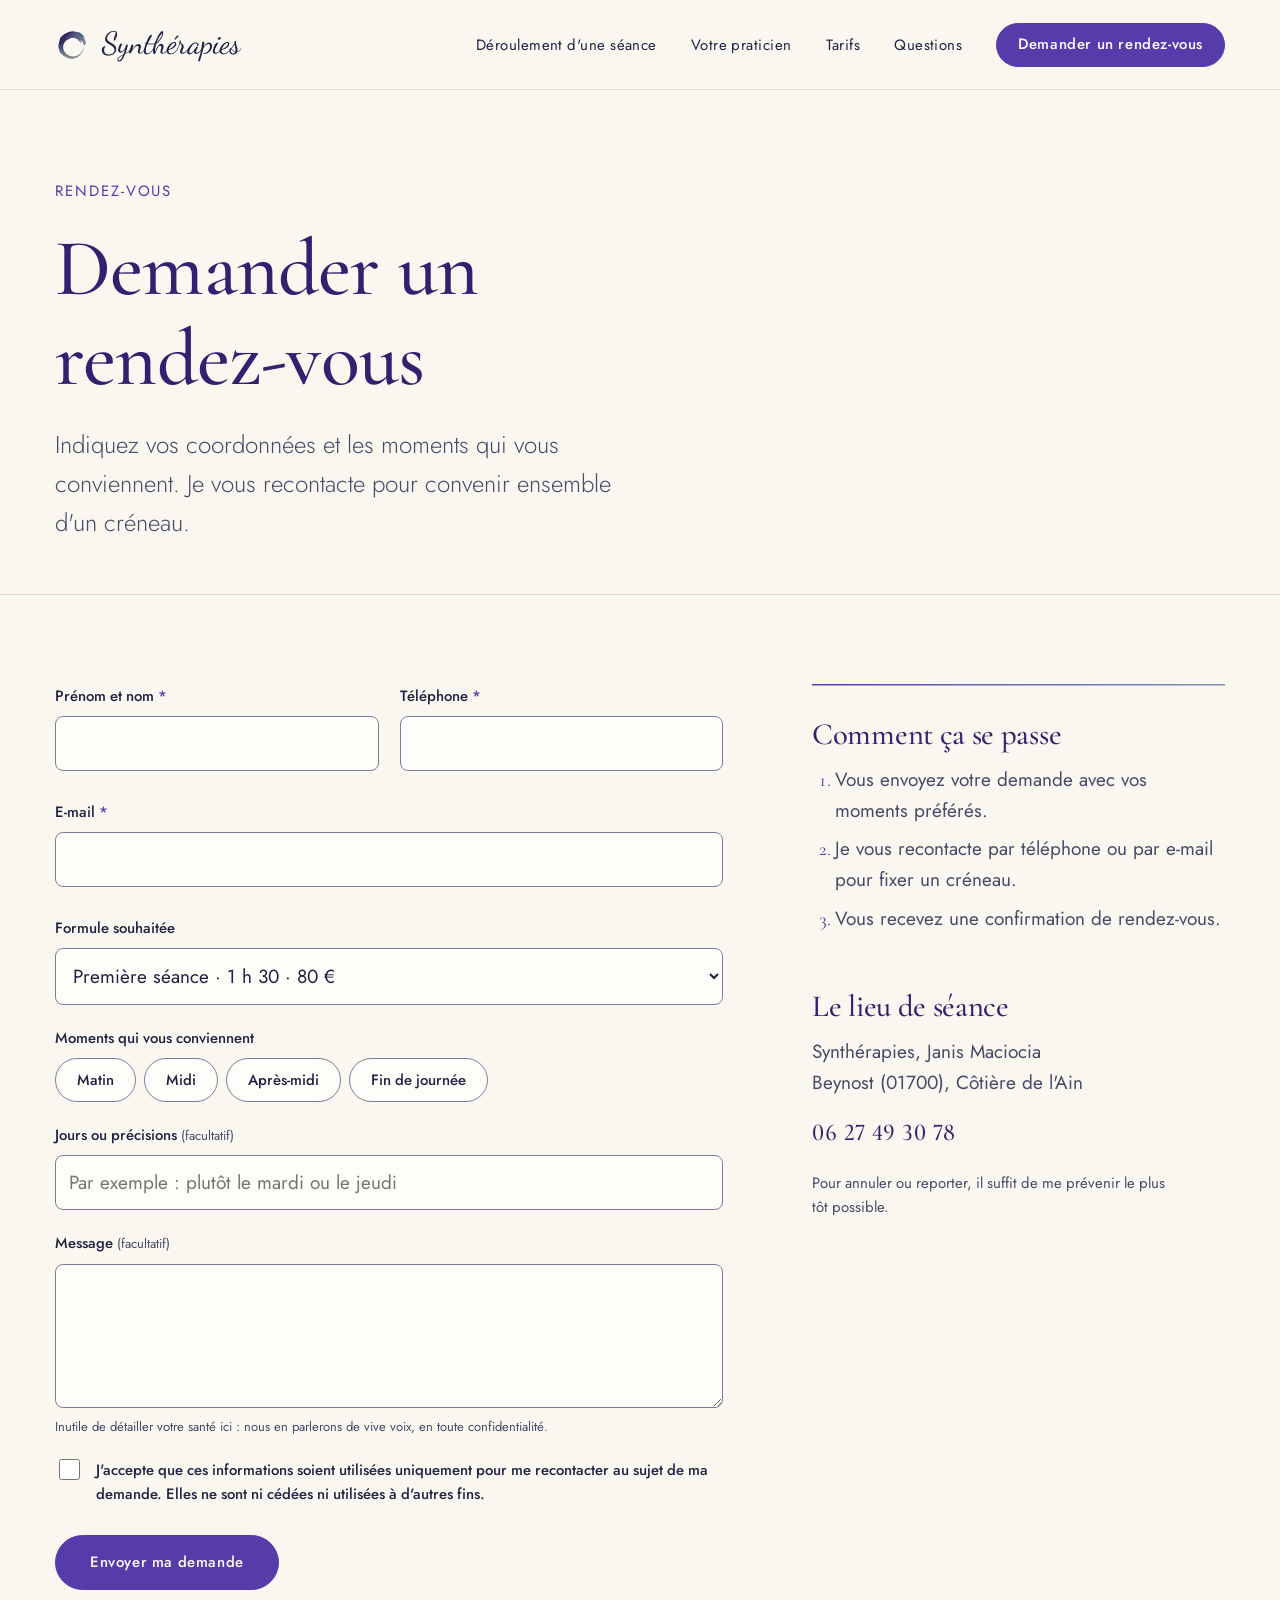
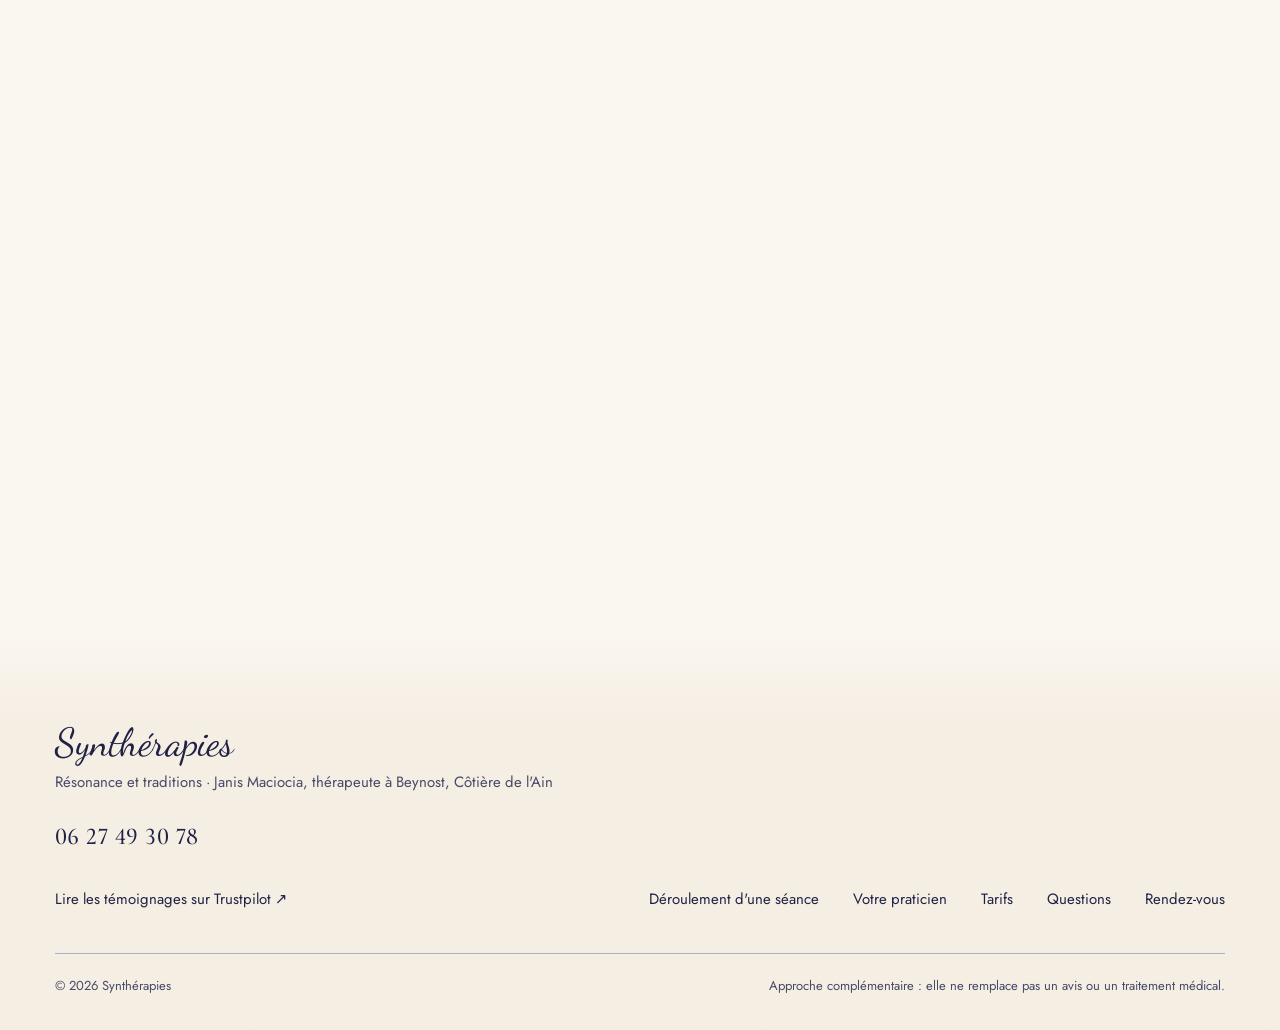
<file: rendez-vous.html>
<!doctype html>
<html lang="fr" class="no-js">
<head>
  <meta charset="utf-8">
  <meta name="viewport" content="width=device-width, initial-scale=1">
  <script>document.documentElement.className = 'js';</script>
  <title>Demander un rendez-vous · Synthérapies Beynost</title>
  <meta name="description" content="Envoyez une demande de rendez-vous à Janis Maciocia, Synthérapies, à Beynost, sur la Côtière de l'Ain.">
  <!-- Site non référencé pour le moment : retirer cette ligne pour autoriser les moteurs de recherche -->
  <meta name="robots" content="noindex, nofollow, noarchive">
  <meta property="og:title" content="Demander un rendez-vous · Synthérapies Beynost">
  <meta property="og:description" content="Envoyez une demande de rendez-vous à Janis Maciocia, Synthérapies, à Beynost, sur la Côtière de l'Ain.">
  <meta property="og:image" content="assets/img/logo-complet.jpg">
  <meta property="og:type" content="website">
  <meta property="og:locale" content="fr_FR">
  <meta name="theme-color" content="#f9f6ef">
  <link rel="icon" type="image/png" href="assets/img/favicon.png">
  <link rel="apple-touch-icon" href="assets/img/apple-touch-icon.png">
  <link rel="preconnect" href="https://fonts.googleapis.com">
  <link rel="preconnect" href="https://fonts.gstatic.com" crossorigin>
  <link href="https://fonts.googleapis.com/css2?family=Cormorant+Garamond:wght@400;500&family=Dancing+Script:wght@500&family=Jost:wght@300;400;500&display=swap" rel="stylesheet">
  <link rel="stylesheet" href="assets/css/tokens.css">
  <link rel="stylesheet" href="assets/css/style.css">
</head>
<body>
  <a class="skip-link" href="#contenu">Aller au contenu</a>

  <header class="site-header">
    <div class="wrap header-inner">
      <a class="brand" href="index.html" aria-label="Synthérapies, accueil">
        <img src="assets/img/enso.png" alt="" width="38" height="38">
        <span>Synthérapies</span>
      </a>
      <button class="nav-toggle" type="button" aria-expanded="false" aria-controls="nav">Menu</button>
      <nav class="nav" id="nav" aria-label="Navigation principale">
        <ul>
          <li><a href="approche.html">Déroulement d'une séance</a></li>
          <li><a href="a-propos.html">Votre praticien</a></li>
          <li><a href="tarifs.html">Tarifs</a></li>
          <li><a href="faq.html">Questions</a></li>
          <li><a class="btn" href="rendez-vous.html" aria-current="page">Demander un rendez-vous</a></li>
        </ul>
      </nav>
    </div>
  </header>

  <main id="contenu">
    <header class="page-intro">
      <div class="wrap">
        <p class="crumb">Rendez-vous</p>
        <h1>Demander un rendez-vous</h1>
        <p class="lead">Indiquez vos coordonnées et les moments qui vous conviennent. Je vous recontacte pour convenir ensemble d'un créneau.</p>
      </div>
    </header>

    <section class="section-tight">
      <div class="wrap booking">
        <form id="demande" class="form" action="https://api.web3forms.com/submit" method="POST" novalidate>
          <!-- Clé d'accès Web3Forms (publique par conception : elle sert seulement à envoyer les demandes vers l'e-mail du cabinet) -->
          <input type="hidden" name="access_key" value="513e7839-428f-4b8b-8b38-4eaecef23865">
          <input type="hidden" name="subject" value="Nouvelle demande de rendez-vous · Synthérapies">
          <input type="hidden" name="from_name" value="Site Synthérapies">
          <input type="checkbox" name="botcheck" class="visually-hidden" tabindex="-1" autocomplete="off" aria-hidden="true">

          <div class="form-row">
            <div class="field">
              <label for="nom">Prénom et nom <span class="req" aria-hidden="true">*</span></label>
              <input id="nom" name="Nom" type="text" autocomplete="name" required aria-describedby="nom-error" data-error="Indiquez votre prénom et votre nom.">
              <span class="field-error" id="nom-error" aria-live="polite"></span>
            </div>
            <div class="field">
              <label for="tel">Téléphone <span class="req" aria-hidden="true">*</span></label>
              <input id="tel" name="Téléphone" type="tel" autocomplete="tel" inputmode="tel" required aria-describedby="tel-error" data-error="Indiquez un numéro pour que je puisse vous rappeler.">
              <span class="field-error" id="tel-error" aria-live="polite"></span>
            </div>
          </div>

          <div class="field">
            <label for="email">E-mail <span class="req" aria-hidden="true">*</span></label>
            <input id="email" name="email" type="email" autocomplete="email" required aria-describedby="email-error" data-error="Indiquez une adresse e-mail valide.">
            <span class="field-error" id="email-error" aria-live="polite"></span>
          </div>

          <div class="field">
            <label for="formule">Formule souhaitée</label>
            <select id="formule" name="Formule">
              <option data-key="premiere">Première séance · 1 h 30 · 80&nbsp;€</option>
              <option data-key="suivi">Séance de suivi · 1 h · 70&nbsp;€</option>
              <option data-key="mineur">Séance pour mineur · 45 min · 55&nbsp;€</option>
              <option data-key="conseil">Je ne sais pas encore</option>
            </select>
          </div>

          <fieldset class="field">
            <legend>Moments qui vous conviennent</legend>
            <div class="choices">
              <label class="choice"><input type="checkbox" name="moments" value="Matin"><span>Matin</span></label>
              <label class="choice"><input type="checkbox" name="moments" value="Midi"><span>Midi</span></label>
              <label class="choice"><input type="checkbox" name="moments" value="Après-midi"><span>Après-midi</span></label>
              <label class="choice"><input type="checkbox" name="moments" value="Fin de journée"><span>Fin de journée</span></label>
            </div>
          </fieldset>

          <div class="field">
            <label for="jours">Jours ou précisions <span class="hint">(facultatif)</span></label>
            <input id="jours" name="Jours ou précisions" type="text" placeholder="Par exemple : plutôt le mardi ou le jeudi">
          </div>

          <div class="field">
            <label for="message">Message <span class="hint">(facultatif)</span></label>
            <textarea id="message" name="Message" aria-describedby="message-hint"></textarea>
            <span class="hint" id="message-hint">Inutile de détailler votre santé ici&nbsp;: nous en parlerons de vive voix, en toute confidentialité.</span>
          </div>

          <div class="field">
            <label class="consent">
              <input id="consent" type="checkbox" name="Consentement" value="Oui" required aria-describedby="consent-error" data-error="Votre accord est nécessaire pour que je puisse vous recontacter.">
              <span>J'accepte que ces informations soient utilisées uniquement pour me recontacter au sujet de ma demande. Elles ne sont ni cédées ni utilisées à d'autres fins.</span>
            </label>
            <span class="field-error" id="consent-error" aria-live="polite"></span>
          </div>

          <div class="form-status" id="form-status" role="status" aria-live="polite" hidden></div>

          <div>
            <button class="btn" type="submit">Envoyer ma demande</button>
          </div>
        </form>

        <aside class="aside">
          <h2>Comment ça se passe</h2>
          <ol>
            <li>Vous envoyez votre demande avec vos moments préférés.</li>
            <li>Je vous recontacte par téléphone ou par e-mail pour fixer un créneau.</li>
            <li>Vous recevez une confirmation de rendez-vous.</li>
          </ol>
          <h2>Le lieu de séance</h2>
          <p class="quiet">Synthérapies, Janis Maciocia<br>Beynost (01700), Côtière de l'Ain</p>
          <p><a class="tel" href="tel:+33627493078">06 27 49 30 78</a></p>
          <p class="quiet small">Pour annuler ou reporter, il suffit de me prévenir le plus tôt possible.</p>
        </aside>
      </div>
    </section>

    <section class="section-tight">
      <div class="wrap">
        <iframe class="map" title="Carte : Beynost, Ain" src="https://www.google.com/maps?q=Beynost%2001700&amp;z=13&amp;output=embed" loading="lazy" referrerpolicy="no-referrer-when-downgrade"></iframe>
      </div>
    </section>
  </main>

  <footer class="site-footer">
    <div class="wrap">
      <div class="footer-band">
        <div>
          <p class="footer-mark">Synthérapies</p>
          <p>Résonance et traditions · Janis Maciocia, thérapeute à Beynost, Côtière de l'Ain</p>
          <p><a class="tel" href="tel:+33627493078">06 27 49 30 78</a></p>
          <p><a href="https://fr.trustpilot.com/review/syntherapies.com" target="_blank" rel="noopener">Lire les témoignages sur Trustpilot ↗<span class="visually-hidden"> (nouvel onglet)</span></a></p>
        </div>
        <ul class="footer-links">
          <li><a href="approche.html">Déroulement d'une séance</a></li>
          <li><a href="a-propos.html">Votre praticien</a></li>
          <li><a href="tarifs.html">Tarifs</a></li>
          <li><a href="faq.html">Questions</a></li>
          <li><a href="rendez-vous.html">Rendez-vous</a></li>
        </ul>
      </div>
      <div class="footer-legal">
        <span>© <span id="year">2026</span> Synthérapies</span>
        <span>Approche complémentaire&nbsp;: elle ne remplace pas un avis ou un traitement médical.</span>
      </div>
    </div>
  </footer>
  <script src="assets/js/main.js" defer></script>
</body>
</html>
</file>
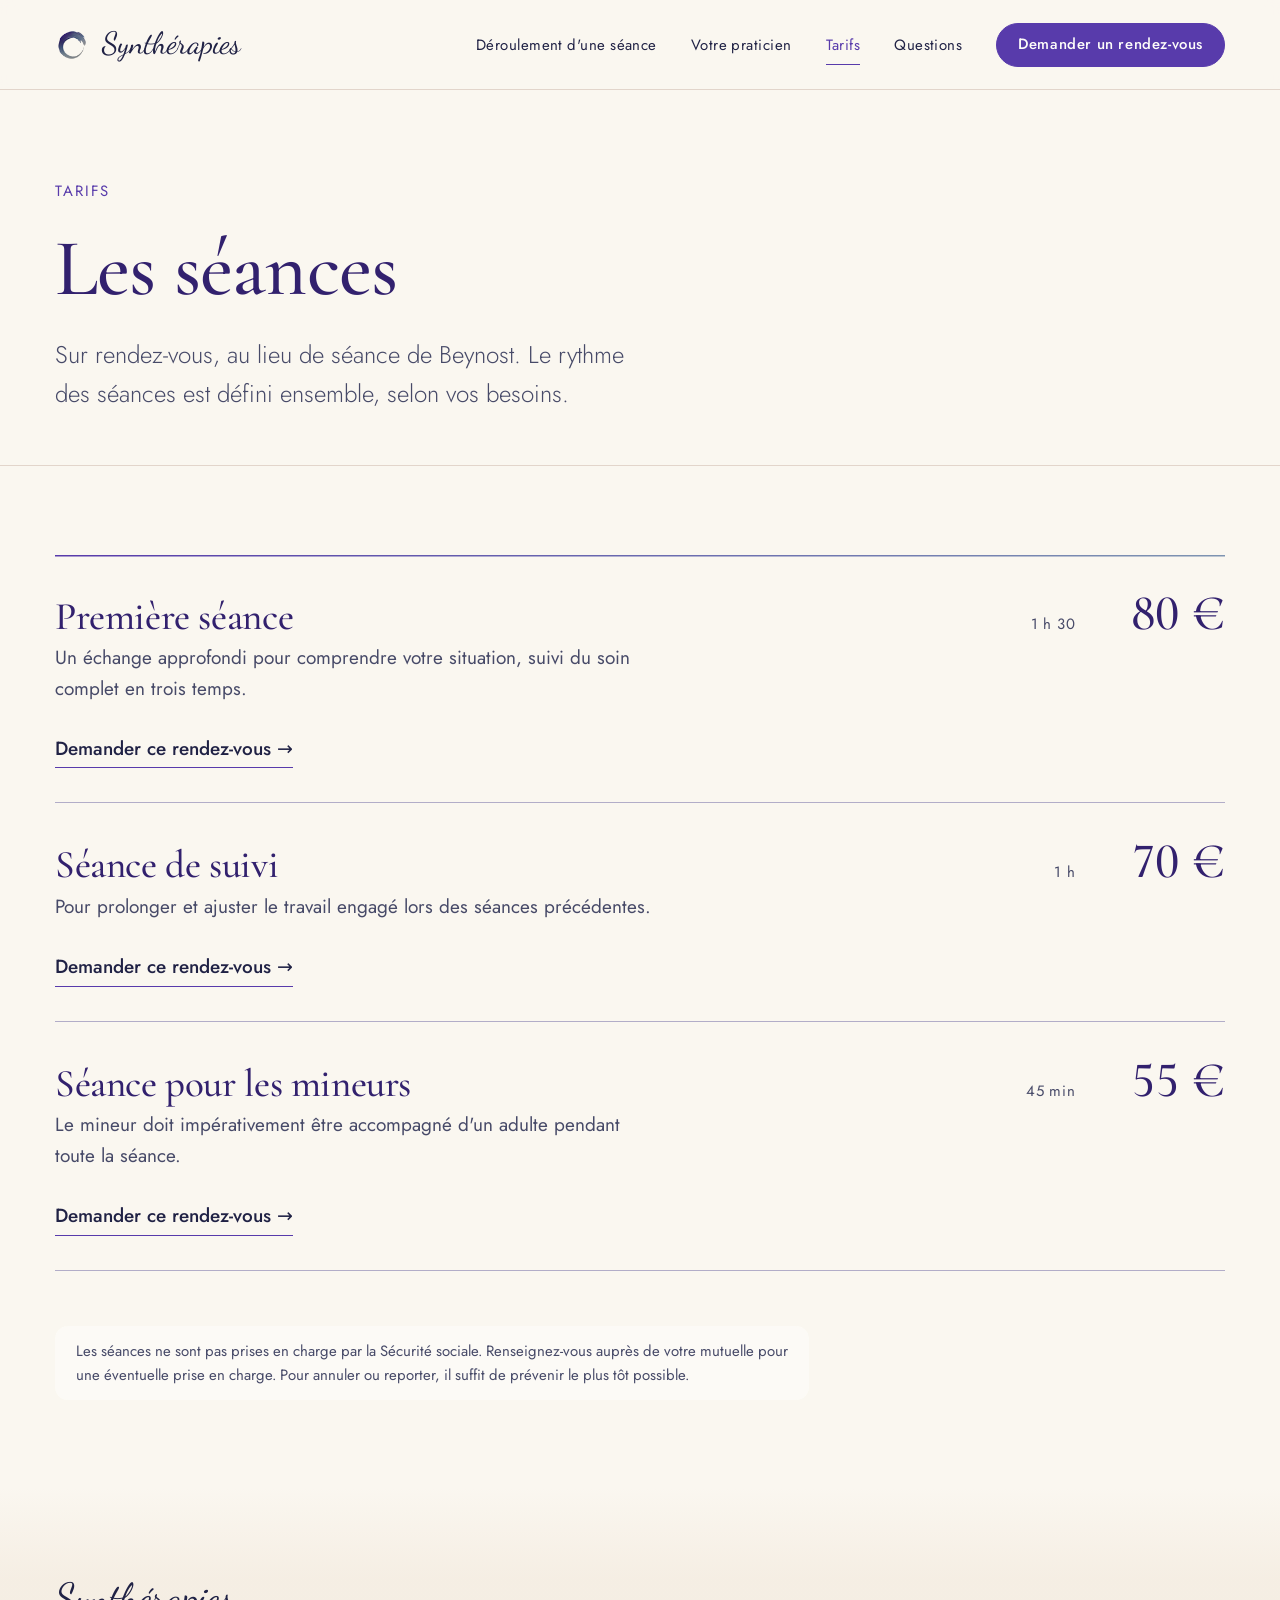
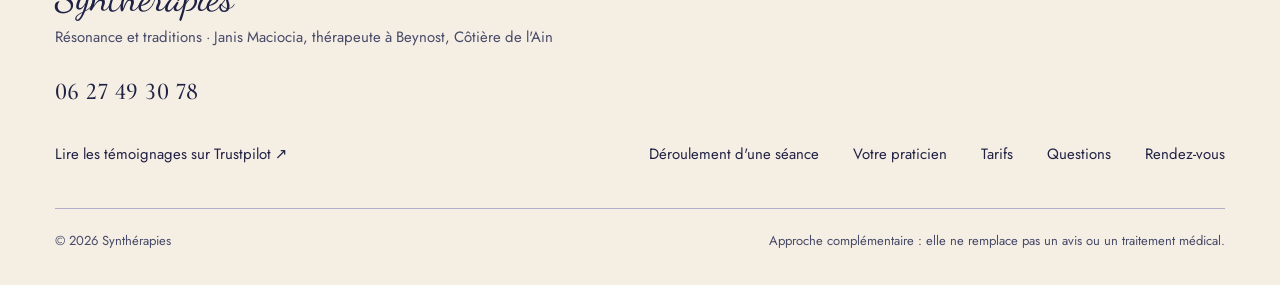
<file: tarifs.html>
<!doctype html>
<html lang="fr" class="no-js">
<head>
  <meta charset="utf-8">
  <meta name="viewport" content="width=device-width, initial-scale=1">
  <script>document.documentElement.className = 'js';</script>
  <title>Tarifs des séances · Synthérapies Beynost</title>
  <meta name="description" content="Première séance 80 € (1 h 30), séance de suivi 70 € (1 h), séance pour mineur 55 € (45 min). Au lieu de séance de Beynost.">
  <!-- Site non référencé pour le moment : retirer cette ligne pour autoriser les moteurs de recherche -->
  <meta name="robots" content="noindex, nofollow, noarchive">
  <meta property="og:title" content="Tarifs des séances · Synthérapies Beynost">
  <meta property="og:description" content="Première séance 80 € (1 h 30), séance de suivi 70 € (1 h), séance pour mineur 55 € (45 min). Au lieu de séance de Beynost.">
  <meta property="og:image" content="assets/img/logo-complet.jpg">
  <meta property="og:type" content="website">
  <meta property="og:locale" content="fr_FR">
  <meta name="theme-color" content="#f9f6ef">
  <link rel="icon" type="image/png" href="assets/img/favicon.png">
  <link rel="apple-touch-icon" href="assets/img/apple-touch-icon.png">
  <link rel="preconnect" href="https://fonts.googleapis.com">
  <link rel="preconnect" href="https://fonts.gstatic.com" crossorigin>
  <link href="https://fonts.googleapis.com/css2?family=Cormorant+Garamond:wght@400;500&family=Dancing+Script:wght@500&family=Jost:wght@300;400;500&display=swap" rel="stylesheet">
  <link rel="stylesheet" href="assets/css/tokens.css">
  <link rel="stylesheet" href="assets/css/style.css">
</head>
<body>
  <a class="skip-link" href="#contenu">Aller au contenu</a>

  <header class="site-header">
    <div class="wrap header-inner">
      <a class="brand" href="index.html" aria-label="Synthérapies, accueil">
        <img src="assets/img/enso.png" alt="" width="38" height="38">
        <span>Synthérapies</span>
      </a>
      <button class="nav-toggle" type="button" aria-expanded="false" aria-controls="nav">Menu</button>
      <nav class="nav" id="nav" aria-label="Navigation principale">
        <ul>
          <li><a href="approche.html">Déroulement d'une séance</a></li>
          <li><a href="a-propos.html">Votre praticien</a></li>
          <li><a href="tarifs.html" aria-current="page">Tarifs</a></li>
          <li><a href="faq.html">Questions</a></li>
          <li><a class="btn" href="rendez-vous.html">Demander un rendez-vous</a></li>
        </ul>
      </nav>
    </div>
  </header>

  <main id="contenu">
    <header class="page-intro">
      <div class="wrap">
        <p class="crumb">Tarifs</p>
        <h1>Les séances</h1>
        <p class="lead">Sur rendez-vous, au lieu de séance de Beynost. Le rythme des séances est défini ensemble, selon vos besoins.</p>
      </div>
    </header>

    <section class="section-tight">
      <div class="wrap">
        <ul class="menu">
          <li class="menu-item">
            <div>
              <h2>Première séance</h2>
              <p>Un échange approfondi pour comprendre votre situation, suivi du soin complet en trois temps.</p>
            </div>
            <span class="duration">1 h 30</span>
            <span class="price">80&nbsp;€</span>
            <a class="link-arrow" href="rendez-vous.html?formule=premiere">Demander ce rendez-vous →</a>
          </li>
          <li class="menu-item">
            <div>
              <h2>Séance de suivi</h2>
              <p>Pour prolonger et ajuster le travail engagé lors des séances précédentes.</p>
            </div>
            <span class="duration">1 h</span>
            <span class="price">70&nbsp;€</span>
            <a class="link-arrow" href="rendez-vous.html?formule=suivi">Demander ce rendez-vous →</a>
          </li>
          <li class="menu-item">
            <div>
              <h2>Séance pour les mineurs</h2>
              <p>Le mineur doit impérativement être accompagné d'un adulte pendant toute la séance.</p>
            </div>
            <span class="duration">45 min</span>
            <span class="price">55&nbsp;€</span>
            <a class="link-arrow" href="rendez-vous.html?formule=mineur">Demander ce rendez-vous →</a>
          </li>
        </ul>
        <p class="note">Les séances ne sont pas prises en charge par la Sécurité sociale. Renseignez-vous auprès de votre mutuelle pour une éventuelle prise en charge. Pour annuler ou reporter, il suffit de prévenir le plus tôt possible.</p>
      </div>
    </section>
  </main>

  <footer class="site-footer">
    <div class="wrap">
      <div class="footer-band">
        <div>
          <p class="footer-mark">Synthérapies</p>
          <p>Résonance et traditions · Janis Maciocia, thérapeute à Beynost, Côtière de l'Ain</p>
          <p><a class="tel" href="tel:+33627493078">06 27 49 30 78</a></p>
          <p><a href="https://fr.trustpilot.com/review/syntherapies.com" target="_blank" rel="noopener">Lire les témoignages sur Trustpilot ↗<span class="visually-hidden"> (nouvel onglet)</span></a></p>
        </div>
        <ul class="footer-links">
          <li><a href="approche.html">Déroulement d'une séance</a></li>
          <li><a href="a-propos.html">Votre praticien</a></li>
          <li><a href="tarifs.html">Tarifs</a></li>
          <li><a href="faq.html">Questions</a></li>
          <li><a href="rendez-vous.html">Rendez-vous</a></li>
        </ul>
      </div>
      <div class="footer-legal">
        <span>© <span id="year">2026</span> Synthérapies</span>
        <span>Approche complémentaire&nbsp;: elle ne remplace pas un avis ou un traitement médical.</span>
      </div>
    </div>
  </footer>
  <script src="assets/js/main.js" defer></script>
</body>
</html>
</file>
<file: assets/css/tokens.css>
/* Hallmark · genre: editorial · theme: custom · vibe: "papier crème, violet d'enso, brume gris-bleu, nuit indigo"
 * paper oklch(97.6% 0.01 85) · accent oklch(45% 0.17 290) violet
 * display: Cormorant Garamond (roman) · body: Jost · outlier: Dancing Script (wordmark + signature only)
 * axes: light / high-contrast-serif / cool
 *
 * SYSTÈME DE PROPORTIONS (voir _archive/audit-design.md pour les sources)
 *   φ (nombre d'or) = 1,618 · √φ = 1,272
 *   Typographie : chaque taille = la précédente × √φ ; deux crans = × φ
 *   Espacements, largeurs, rayons, durées : suite de Fibonacci (3, 5, 8, 13, 21, 34, 55, 89, 144, 233, 377, 610, 987)
 *   Colonnes : section dorée, 61,8 % / 38,2 % (1,618fr / 1fr)
 */
:root {
  /* ---------- Couleurs ---------- */
  /* Papier chaud (crème) */
  --color-paper:       oklch(97.6% 0.01 85);
  --color-paper-2:     oklch(95.2% 0.016 78);
  --color-paper-3:     oklch(92% 0.02 70);
  --color-paper-veil:  oklch(97.6% 0.01 85 / 0.9);
  --color-white:       oklch(99.4% 0.004 85);
  --color-veil:        oklch(99.4% 0.004 85 / 0.6);

  /* La descente (accueil) : du crème au sable, puis une brume gris-bleu (la fin du trait d'enso), puis la nuit.
     Aucune teinte rose ni mauve dans les fonds clairs. */
  --color-depth-2:     oklch(95.6% 0.014 84);
  --color-depth-3:     oklch(93.2% 0.017 82);
  --color-depth-4:     oklch(90% 0.014 245);
  --color-dusk:        oklch(55% 0.06 265);

  /* Encre et violet de l'enso */
  --color-ink:         oklch(27% 0.065 278);
  --color-ink-2:       oklch(42% 0.05 280);
  --color-heading:     oklch(32% 0.125 287);
  --color-accent:      oklch(45% 0.17 290);
  --color-accent-deep: oklch(37% 0.15 289);
  --color-mist:        oklch(66% 0.05 255);
  --color-rule:        oklch(88% 0.02 60);
  --color-rule-strong: oklch(76% 0.04 295);
  --color-field:       oklch(60% 0.05 288);  /* bordures de champs et de boutons : contraste ≥ 3:1 */
  --rule-enso:         linear-gradient(to right, var(--color-accent), var(--color-mist));

  /* Pointe de ton chaud (décor uniquement : puces, signature) */
  --color-warm:        oklch(72% 0.1 70);
  --color-warm-light:  oklch(86% 0.075 80);

  /* Nuit indigo */
  --color-night:       oklch(26% 0.09 285);
  --color-night-2:     oklch(33% 0.095 286);
  --color-night-ink:   oklch(95.5% 0.014 85);
  --color-night-ink-2: oklch(84% 0.035 300);

  --color-focus:       oklch(52% 0.19 290);
  --color-success:     oklch(44% 0.09 165);
  --color-success-bg:  oklch(95% 0.03 165);
  --color-error:       oklch(48% 0.16 25);
  --color-error-bg:    oklch(95.5% 0.025 25);

  /* ---------- Typographies : trois voix, trois rôles ---------- */
  --font-display: "Cormorant Garamond", "Cormorant", Georgia, serif;   /* titres, citation, chiffres */
  --font-body:    "Jost", "Segoe UI", system-ui, sans-serif;           /* tout le texte courant */
  --font-script:  "Dancing Script", cursive;                           /* le nom et la signature, rien d'autre */
  --weight-light: 300;   /* chapôs */
  --weight-text:  400;   /* texte */
  --weight-mark:  500;   /* titres, libellés, boutons */

  /* Échelle typographique dorée.
     Sur grand écran : md × √φ, × φ, × φ√φ, × φ², × φ³ (19 → 24 → 31 → 39 → 50 → 80 px).
     Sur petit écran, chaque taille descend d'un cran de la même échelle (17 → 22 → 22 → 27,5 → 35 → 44,5 px). */
  --text-md:      clamp(1.0625rem, 1rem + 0.3vw, 1.1875rem);
  --text-sm:      calc(var(--text-md) / 1.272);
  --text-xs:      max(0.8125rem, calc(var(--text-md) / 1.618));
  --text-lg:      calc(var(--text-md) * 1.272);
  --text-xl:      clamp(1.375rem, 1.2rem + 0.9vw, 1.92rem);
  --text-2xl:     clamp(1.72rem, 1.35rem + 1.7vw, 2.444rem);
  --text-3xl:     clamp(2.186rem, 1.6rem + 2.7vw, 3.109rem);
  --text-display: clamp(2.78rem, 1.7rem + 4.6vw, 5.03rem);
  --text-hero:    clamp(2.15rem, 1.45rem + 3vw, 3.95rem);   /* titre d'accueil : text-3xl × √φ = 63 px */

  /* Interlignes : φ pour la lecture, √φ pour les grandes phrases, serré pour les titres */
  --lh-body:  1.618;
  --lh-quote: 1.272;
  --lh-tight: 1.118;
  --tracking-caps: 0.13em;

  /* ---------- Espacements : suite de Fibonacci (px ÷ 16) ---------- */
  --space-3xs: 0.1875rem;   /*   3 */
  --space-2xs: 0.3125rem;   /*   5 */
  --space-xs:  0.5rem;      /*   8 */
  --space-sm:  0.8125rem;   /*  13 */
  --space-md:  1.3125rem;   /*  21 */
  --space-lg:  2.125rem;    /*  34 */
  --space-xl:  3.4375rem;   /*  55 */
  --space-2xl: 5.5625rem;   /*  89 */
  --space-3xl: 9rem;        /* 144 */
  --space-4xl: 14.5625rem;  /* 233 */

  /* Largeurs : nombres de Fibonacci */
  --w-233: 14.5625rem;
  --w-377: 23.5625rem;      /* portrait, cercle */
  --w-610: 38.125rem;       /* colonne de texte */
  --w-754: 47.125rem;       /* grande part dorée de la page (754 / 466 = φ) */
  --max:   76.25rem;        /* 1220 = 987 + 233 = 754 + 466 */
  --measure: 66ch;          /* longueur de ligne idéale */
  --gutter: var(--space-md);

  /* Zones de toucher */
  --tap:    2.75rem;        /* 44 px : minimum confortable */
  --tap-lg: var(--space-xl);/* 55 px : action principale */

  /* ---------- Mouvement ---------- */
  --ease-out:    cubic-bezier(0.16, 1, 0.3, 1);
  --ease-in:     cubic-bezier(0.7, 0, 0.84, 0);
  --ease-in-out: cubic-bezier(0.65, 0, 0.35, 1);
  --dur-short:   233ms;
  --dur-medium:  377ms;
  --dur-reveal:  1597ms;
  /* Souffle : 10 s partagées en section dorée, 3,82 s d'inspiration et 6,18 s d'expiration
     (6 respirations par minute). Cinq ondes par souffle, une toutes les 2 s. */
  --dur-breath:  10s;
  --wave-peak:   0.34;
  --passage:     clamp(var(--space-3xl), 22vw, var(--space-4xl));

  /* ---------- Formes ---------- */
  --radius-input: 0.5rem;     /*  8 */
  --radius-note:  0.8125rem;  /* 13 */
  --radius-card:  1.3125rem;  /* 21 */
  --radius-pill:  999px;
  --rule: 1px solid var(--color-rule);
}
@media (min-width: 700px) {
  :root { --gutter: var(--space-xl); }
}
</file>
<file: assets/css/style.css>
/* Hallmark · genre: editorial · macrostructure: Long Document (respirant) · tone: soft
 * theme: custom (papier crème / violet d'enso) · enrichment: Tier A — enso qui respire et ondes (CSS)
 * nav: N9 edge-aligned · footer: Ft1 mast-headed · anchor hue: 290
 * Hallmark · pre-emit critique: P5 H4 E4 S5 R4 V4
 *
 * Toutes les valeurs (couleurs, tailles, espaces, durées) viennent de tokens.css.
 * Règles de construction :
 *   - deux colonnes = section dorée (1,618fr / 1fr) ;
 *   - tout espace = un nombre de Fibonacci ;
 *   - toute taille de texte = un cran de l'échelle dorée ;
 *   - trois voix typographiques, un seul rôle chacune.
 */

/* ---------- Base ---------- */
*, *::before, *::after { box-sizing: border-box; }
html { overflow-x: clip; -webkit-text-size-adjust: 100%; scroll-behavior: smooth; }
body {
  margin: 0;
  overflow-x: clip;
  background: var(--color-paper);
  color: var(--color-ink);
  font-family: var(--font-body);
  font-weight: var(--weight-text);
  font-size: var(--text-md);
  line-height: var(--lh-body);
  -webkit-font-smoothing: antialiased;
}
img { max-width: 100%; height: auto; display: block; }
a { color: var(--color-accent); text-decoration-thickness: 1px; text-underline-offset: 0.25em; }
a:hover { color: var(--color-accent-deep); }
:focus-visible { outline: 2px solid var(--color-focus); outline-offset: var(--space-3xs); border-radius: var(--space-3xs); }
::selection { background: var(--color-paper-3); color: var(--color-ink); }

/* Voix « titre » : Cormorant, une seule graisse */
h1, h2, h3 {
  font-family: var(--font-display);
  font-style: normal;
  font-weight: var(--weight-mark);
  line-height: var(--lh-tight);
  letter-spacing: -0.01em;
  color: var(--color-heading);
  margin: 0 0 var(--space-md);
  overflow-wrap: anywhere;
  min-width: 0;
  text-wrap: balance;
}
h1 { font-size: var(--text-display); }
h2 { font-size: var(--text-3xl); }
h3 { font-size: var(--text-xl); margin-bottom: var(--space-xs); }
p { margin: 0 0 var(--space-md); text-wrap: pretty; }
p:last-child { margin-bottom: 0; }
strong { font-weight: var(--weight-mark); }

.wrap { width: min(var(--max), 100% - 2 * var(--gutter)); margin-inline: auto; }
.measure { max-width: var(--measure); }
.lead { font-size: var(--text-lg); font-weight: var(--weight-light); color: var(--color-ink-2); }
.quiet { color: var(--color-ink-2); }
.small { font-size: var(--text-sm); }
/* Voix « étiquette » : Jost en petites capitales espacées */
.hero-kicker, .crumb { font-size: var(--text-sm); font-weight: var(--weight-text); letter-spacing: var(--tracking-caps); text-transform: uppercase; color: var(--color-accent); margin: 0 0 var(--space-md); }
.skip-link { position: absolute; left: -999px; top: var(--space-xs); background: var(--color-ink); color: var(--color-white); padding: var(--space-xs) var(--space-md); border-radius: var(--radius-input); z-index: 100; }
.skip-link:focus { left: var(--space-xs); color: var(--color-white); }
.visually-hidden { position: absolute !important; width: 1px; height: 1px; overflow: hidden; clip: rect(0 0 0 0); white-space: nowrap; }

/* ---------- Boutons ---------- */
.btn {
  display: inline-flex; align-items: center; justify-content: center; gap: var(--space-xs);
  white-space: nowrap;
  min-height: var(--tap-lg);
  padding: 0 var(--space-lg);
  border-radius: var(--radius-pill);
  border: 1px solid var(--color-accent);
  background: var(--color-accent);
  color: var(--color-white);
  font: var(--weight-mark) var(--text-sm)/1 var(--font-body);
  letter-spacing: 0.04em;
  text-decoration: none;
  cursor: pointer;
  transition: background-color var(--dur-short) var(--ease-out), border-color var(--dur-short) var(--ease-out), transform var(--dur-short) var(--ease-out);
}
.btn:hover { background: var(--color-accent-deep); border-color: var(--color-accent-deep); color: var(--color-white); }
.btn:active { transform: translateY(1px); }
.btn[disabled], .btn[aria-disabled="true"] { opacity: .55; cursor: not-allowed; }
.btn[data-state="loading"] { cursor: progress; }
.link-arrow { display: inline-block; color: var(--color-ink); text-decoration: none; font-weight: var(--weight-mark); white-space: nowrap; border-bottom: 1px solid var(--color-accent); padding-block: var(--space-xs) var(--space-3xs); transition: color var(--dur-short) var(--ease-out); }
.link-arrow:hover { color: var(--color-accent); }
.actions { display: flex; flex-wrap: wrap; align-items: center; gap: var(--space-md) var(--space-lg); margin-top: var(--space-lg); }

/* ---------- En-tête (N9) ---------- */
.site-header { position: sticky; top: 0; z-index: 50; background: var(--color-paper-veil); backdrop-filter: blur(8px); border-bottom: var(--rule); transition: transform var(--dur-medium) var(--ease-out); }
/* L'en-tête s'efface quand on descend, pour laisser le regard au calme ; il revient dès qu'on remonte */
.site-header.is-away { transform: translateY(-101%); }
.site-header:focus-within { transform: none; }
.header-inner { display: flex; align-items: center; justify-content: space-between; gap: var(--space-md); min-height: var(--space-2xl); }
.brand { display: inline-flex; align-items: center; gap: var(--space-sm); color: var(--color-ink); text-decoration: none; }
.brand img { width: var(--space-lg); height: var(--space-lg); }
.brand span { font-family: var(--font-script); font-size: var(--text-xl); line-height: 1; }
.nav ul { list-style: none; display: flex; align-items: center; gap: var(--space-lg); margin: 0; padding: 0; }
.nav a:not(.btn) { color: var(--color-ink); text-decoration: none; font-size: var(--text-sm); letter-spacing: 0.03em; white-space: nowrap; padding: var(--space-xs) 0; border-bottom: 1px solid transparent; transition: border-color var(--dur-short) var(--ease-out); }
.nav a:not(.btn):hover { border-color: var(--color-rule-strong); }
.nav a[aria-current="page"]:not(.btn) { border-color: var(--color-accent); color: var(--color-accent); }
.nav .btn { min-height: var(--tap); padding-inline: var(--space-md); }
.nav-toggle { display: none; align-items: center; min-height: var(--tap); background: none; border: 1px solid var(--color-field); border-radius: var(--radius-pill); padding: 0 var(--space-md); font: var(--weight-mark) var(--text-sm)/1 var(--font-body); color: var(--color-ink); cursor: pointer; }

/* ---------- Sections ---------- */
.section { padding-block: clamp(var(--space-2xl), 11vw, var(--space-3xl)); }
.section-tight { padding-block: clamp(var(--space-xl), 7vw, var(--space-2xl)); }
.section-head { max-width: var(--w-610); margin-bottom: clamp(var(--space-lg), 5vw, var(--space-xl)); }
.section-head p { color: var(--color-ink-2); }

/* Bande douce (pages intérieures) : entre et sort en fondu, sans bord net */
.tint { background: linear-gradient(to bottom, var(--color-paper), var(--color-paper-2) var(--passage), var(--color-paper-2) calc(100% - var(--passage)), var(--color-paper)); }

/* La descente (accueil) : accueil clair → approfondissement → nuit → retour à la lumière.
   Chaque section part de la teinte de la précédente : aucune rupture pour l'œil. */
.depth-2 { background: linear-gradient(to bottom, var(--color-paper), var(--color-depth-2) var(--passage)); }
.depth-3 { background: linear-gradient(to bottom, var(--color-depth-2), var(--color-depth-3) var(--passage)); }
.depth-4 { background: linear-gradient(to bottom, var(--color-depth-3), var(--color-depth-4) var(--passage)); }
.night { color: var(--color-night-ink); position: relative; overflow: hidden;
  background: linear-gradient(to bottom,
    var(--color-depth-4),
    color-mix(in oklab, var(--color-depth-4) 82%, var(--color-dusk)) calc(var(--passage) * 0.22),
    var(--color-dusk) calc(var(--passage) * 0.62),
    color-mix(in oklab, var(--color-dusk) 30%, var(--color-night)) calc(var(--passage) * 0.95),
    var(--color-night) calc(var(--passage) * 1.25)); }
.return { background: linear-gradient(to bottom,
    var(--color-night),
    color-mix(in oklab, var(--color-night) 86%, var(--color-dusk)) calc(var(--passage) * 0.2),
    var(--color-dusk) calc(var(--passage) * 0.62),
    color-mix(in oklab, var(--color-dusk) 22%, var(--color-paper)) calc(var(--passage) * 0.98),
    var(--color-paper) calc(var(--passage) * 1.25)); }
.section.night, .section.return { padding-top: calc(var(--passage) * 1.25 + var(--space-2xl)); }
/* Évite tout liseré entre deux sections en dégradé */
.depth-2, .depth-3, .depth-4, .section.night, .section.return { margin-top: -1px; }

/* Apparition lente des blocs (activée par JavaScript uniquement) */
.js .reveal { opacity: 0; transition: opacity var(--dur-reveal) var(--ease-out); }
.js .reveal.is-visible { opacity: 1; }

/* ---------- Héros : texte sur la grande part dorée, cercle sur la petite ---------- */
.hero { padding-block: clamp(var(--space-xl), 7vw, var(--space-2xl)) clamp(var(--space-xl), 8vw, var(--space-2xl)); }
.hero-grid { display: grid; grid-template-columns: minmax(0, 1.618fr) minmax(0, 1fr); gap: var(--space-xl); align-items: center; }
.hero h1 { max-width: 12ch; }
.hero .lead { max-width: var(--w-610); }

/* Le cercle qui respire : point de fixation unique de la page */
.breath { display: grid; justify-items: center; gap: var(--space-md); margin: 0; }
.breath-stage { position: relative; width: min(var(--w-377), 100%); aspect-ratio: 1; display: grid; place-items: center; }
.breath-stage img { position: relative; z-index: 1; width: 100%; animation: breathe var(--dur-breath) infinite; transform-origin: 50% 50%; }
.breath figcaption { display: grid; justify-items: center; gap: var(--space-sm); text-align: center; }
.breath-cue { margin: 0; min-height: calc(var(--lh-body) * 1em); font-family: var(--font-display); font-size: var(--text-xl); line-height: var(--lh-quote); color: var(--color-heading); transition: opacity var(--dur-medium) var(--ease-out); }
.breath-cue.is-changing { opacity: 0; }
.breath-btn { min-height: var(--tap); padding: 0 var(--space-md); background: none; border: 1px solid var(--color-field); border-radius: var(--radius-pill); font: var(--weight-text) var(--text-sm)/1 var(--font-body); letter-spacing: 0.03em; color: var(--color-ink-2); cursor: pointer; white-space: nowrap; transition: border-color var(--dur-short) var(--ease-out), color var(--dur-short) var(--ease-out); }
.breath-btn:hover { border-color: var(--color-ink); color: var(--color-ink); }
.breath-btn:active { transform: translateY(1px); }
.no-js .breath-btn { display: none; }
/* Inspiration jusqu'à 38,2 % du cycle, expiration sur les 61,8 % restants */
@keyframes breathe {
  0%    { transform: scale(0.9);  opacity: .8; animation-timing-function: var(--ease-in-out); }
  38.2% { transform: scale(1.06); opacity: 1;  animation-timing-function: var(--ease-in-out); }
  100%  { transform: scale(0.9);  opacity: .8; }
}
/* Les ondes : cinq par souffle, elles s'éloignent jusqu'à φ fois leur taille */
.wave { position: absolute; inset: 12%; border-radius: 50%; border: 1px solid var(--color-accent); opacity: 0; pointer-events: none; animation: wave var(--dur-breath) linear infinite; }
.wave:nth-of-type(2) { animation-delay: calc(var(--dur-breath) * 0.2); }
.wave:nth-of-type(3) { animation-delay: calc(var(--dur-breath) * 0.4); }
.wave:nth-of-type(4) { animation-delay: calc(var(--dur-breath) * 0.6); }
.wave:nth-of-type(5) { animation-delay: calc(var(--dur-breath) * 0.8); }
@keyframes wave {
  0%   { transform: scale(0.9);   opacity: 0; }
  13%  { opacity: var(--wave-peak); }
  100% { transform: scale(1.618); opacity: 0; }
}

.facts { list-style: none; margin: clamp(var(--space-xl), 8vw, var(--space-2xl)) 0 0; padding: var(--space-md) 0 0; border-top: var(--rule); display: flex; flex-wrap: wrap; gap: var(--space-xs) var(--space-xl); font-size: var(--text-sm); color: var(--color-ink-2); }
.facts li::before { content: ""; display: inline-block; width: var(--space-2xs); height: var(--space-2xs); border-radius: 50%; background: var(--color-warm); margin-right: var(--space-xs); vertical-align: middle; }

/* ---------- Piliers : filets en dégradé, comme le trait de pinceau du logo ---------- */
.pillars { display: grid; grid-template-columns: repeat(2, minmax(0, 1fr)); gap: 0 var(--space-2xl); }
.pillar { padding: var(--space-lg) 0 var(--space-xl); background: var(--rule-enso) top left / 100% 1.5px no-repeat; }
.pillar p { color: var(--color-ink-2); max-width: var(--w-610); }
/* Trois repères côte à côte (À propos) */
.pillars.trio { grid-template-columns: repeat(3, minmax(0, 1fr)); gap: 0 var(--space-xl); }

/* Numéro de téléphone : chiffres dans la voix « titre », insécable */
.tel { font-family: var(--font-display); font-size: var(--text-lg); font-weight: var(--weight-mark); line-height: var(--lh-tight); color: var(--color-heading); text-decoration: none; white-space: nowrap; font-variant-numeric: lining-nums; letter-spacing: 0.02em; }
.tel:hover { color: var(--color-accent); }
a[href^="tel:"] { white-space: nowrap; }

/* ---------- Portrait : rectangle d'or (377 × 610) coiffé d'un demi-cercle ---------- */
.split { display: grid; grid-template-columns: minmax(0, 1fr) minmax(0, 1.618fr); gap: clamp(var(--space-xl), 7vw, var(--space-2xl)); align-items: center; }
.arch { border-radius: var(--radius-pill) var(--radius-pill) var(--radius-card) var(--radius-card); aspect-ratio: 1 / 1.618; object-fit: cover; object-position: center 28%; width: 100%; max-width: var(--w-377); }
/* Motifs : grille de 3 × 3, chaque colonne est un groupe et les lignes s'alignent d'une colonne à l'autre */
.motifs { list-style: none; padding: 0; margin: 0 0 var(--space-lg); display: grid; grid-template-columns: repeat(3, minmax(0, 1fr)); grid-template-rows: repeat(3, auto); grid-auto-flow: column; gap: 0 var(--space-lg); }
.motifs li { padding: var(--space-sm) 0; border-bottom: 1px solid var(--color-rule-strong); color: var(--color-ink-2); line-height: var(--lh-quote); }

/* ---------- Trois temps ---------- */
.phases { list-style: none; margin: 0; padding: 0; display: grid; grid-template-columns: repeat(3, minmax(0, 1fr)); gap: var(--space-xl); position: relative; }
.phases::before { content: ""; position: absolute; top: 6px; left: 0; right: 0; height: 1.5px; background: var(--rule-enso); }
.phases li { position: relative; padding-top: var(--space-lg); }
.phases li::before { content: ""; position: absolute; top: 0; left: 0; width: var(--space-sm); height: var(--space-sm); border-radius: 50%; background: var(--color-white); border: 1px solid var(--color-accent); box-shadow: 0 0 0 var(--space-3xs) var(--color-veil); }
.phases .num, .step .num { font-family: var(--font-display); font-size: var(--text-lg); line-height: var(--lh-tight); color: var(--color-accent); }
.phases h3 { margin-top: var(--space-3xs); }
.phases p { color: var(--color-ink-2); }

/* ---------- Bande nuit ---------- */
.night h2, .night h3 { color: var(--color-night-ink); }
.night .quiet { color: var(--color-night-ink-2); }
.night a { color: var(--color-night-ink); }
.night-enso { position: absolute; right: -8%; top: 62%; width: min(var(--w-610), 70vw); aspect-ratio: 1; transform: translateY(-50%); pointer-events: none; --wave-peak: 0.2; }
.night-enso img { width: 100%; opacity: .16; }
.night-enso .wave { border-color: var(--color-night-ink-2); }
.night-enso .wave:nth-of-type(2) { animation-delay: calc(var(--dur-breath) * 0.5); }
.quote { position: relative; max-width: var(--w-754); margin: 0; }
.quote p { font-family: var(--font-display); font-size: var(--text-2xl); line-height: var(--lh-quote); }
.quote footer { margin-top: var(--space-md); font-family: var(--font-script); font-size: var(--text-xl); line-height: 1; color: var(--color-warm-light); }

/* ---------- Appel final ---------- */
.closing { display: grid; grid-template-columns: minmax(0, 1fr) auto; gap: var(--space-lg); align-items: end; padding-top: var(--space-xl); background: var(--rule-enso) top left / 100% 1.5px no-repeat; }
.return .closing { padding-top: 0; background: none; }
.closing h2 { margin: 0; max-width: 18ch; }
.closing p { margin: var(--space-md) 0 0; color: var(--color-ink-2); max-width: var(--w-610); }

/* ---------- Pages intérieures ---------- */
.page-intro { padding-block: clamp(var(--space-xl), 7vw, var(--space-2xl)) clamp(var(--space-lg), 4vw, var(--space-xl)); border-bottom: var(--rule); }
.page-intro h1 { max-width: 16ch; }
.page-intro .lead { max-width: var(--w-610); }

/* Étapes détaillées : titre sur la petite part, texte sur la grande */
.steps { display: grid; gap: 0; }
.step { display: grid; grid-template-columns: minmax(0, 1fr) minmax(0, 1.618fr); gap: var(--space-xl); padding: var(--space-xl) 0; background: var(--rule-enso) top left / 100% 1.5px no-repeat; }
.step .num { display: block; margin-bottom: var(--space-xs); }
.step h2 { font-size: var(--text-2xl); margin: 0; }
.step ul { margin: 0 0 var(--space-md); padding-left: 1.1em; color: var(--color-ink-2); }
.step li { margin-bottom: var(--space-2xs); }
.step li::marker { color: var(--color-warm); }
.prose { max-width: var(--measure); }
.prose p { color: var(--color-ink-2); }

.note { font-size: var(--text-sm); color: var(--color-ink-2); padding: var(--space-sm) var(--space-md); background: var(--color-veil); border-radius: var(--radius-note); margin: var(--space-xl) 0 0; max-width: var(--w-754); }

/* Carte des soins (tarifs) */
.menu { list-style: none; margin: 0; padding: 0; background: var(--rule-enso) top left / 100% 1.5px no-repeat; }
.menu-item { display: grid; grid-template-columns: minmax(0, 1fr) auto auto; gap: var(--space-md) var(--space-xl); align-items: baseline; padding: var(--space-lg) 0; border-bottom: 1px solid var(--color-rule-strong); }
.menu-item h2 { font-size: var(--text-2xl); margin: 0 0 var(--space-2xs); }
.menu-item p { color: var(--color-ink-2); max-width: var(--w-610); }
.menu-item .duration { font-size: var(--text-sm); letter-spacing: 0.06em; color: var(--color-ink-2); white-space: nowrap; }
.menu-item .price { font-family: var(--font-display); font-size: var(--text-3xl); font-weight: var(--weight-mark); line-height: 1; color: var(--color-heading); white-space: nowrap; font-variant-numeric: lining-nums tabular-nums; }
.menu-item .link-arrow { grid-column: 1 / -1; justify-self: start; }

/* FAQ */
.faq-group + .faq-group { margin-top: var(--space-xl); }
.faq-group > h2 { font-size: var(--text-xl); margin-bottom: var(--space-sm); }
.faq details { border-bottom: var(--rule); }
.faq details:first-of-type { border-top: 1px solid var(--color-rule-strong); }
.faq summary { cursor: pointer; list-style: none; display: grid; grid-template-columns: minmax(0, 1fr) auto; gap: var(--space-md); padding: var(--space-md) 0; font-weight: var(--weight-mark); }
.faq summary::-webkit-details-marker { display: none; }
.faq summary::after { content: ""; width: var(--space-xs); height: var(--space-xs); margin-top: 0.5em; border-right: 1.5px solid var(--color-accent); border-bottom: 1.5px solid var(--color-accent); transform: rotate(45deg); transition: transform var(--dur-medium) var(--ease-out); }
.faq details[open] summary::after { transform: rotate(-135deg); }
.faq summary:hover { color: var(--color-accent); }
.faq .answer { padding: 0 0 var(--space-md); color: var(--color-ink-2); max-width: var(--measure); }

/* Formulaire de demande : formulaire sur la grande part, repères sur la petite */
.booking { display: grid; grid-template-columns: minmax(0, 1.618fr) minmax(0, 1fr); gap: clamp(var(--space-xl), 7vw, var(--space-2xl)); align-items: start; }
.form { display: grid; gap: var(--space-md); }
.form-row { display: grid; grid-template-columns: repeat(2, minmax(0, 1fr)); gap: var(--space-md); }
.field { display: grid; gap: var(--space-xs); min-width: 0; align-content: start; }
.field label, .field legend { font-size: var(--text-sm); font-weight: var(--weight-mark); color: var(--color-ink); padding: 0; }
.field legend { margin-bottom: var(--space-xs); }
.field .hint { font-size: var(--text-xs); font-weight: var(--weight-text); color: var(--color-ink-2); }
.req { color: var(--color-accent); }
fieldset.field { border: 0; margin: 0; padding: 0; min-width: 0; }
input[type="text"], input[type="email"], input[type="tel"], select, textarea {
  width: 100%; min-height: var(--tap-lg); font: var(--weight-text) var(--text-md)/1.4 var(--font-body); color: var(--color-ink);
  background: var(--color-white); border: 1px solid var(--color-field); border-radius: var(--radius-input);
  padding: var(--space-sm); transition: border-color var(--dur-short) var(--ease-out);
}
textarea { min-height: var(--space-3xl); resize: vertical; }
input:hover, select:hover, textarea:hover { border-color: var(--color-ink-2); }
input:focus-visible, select:focus-visible, textarea:focus-visible { outline: 2px solid var(--color-focus); outline-offset: 1px; border-color: var(--color-focus); }
input[aria-invalid="true"], select[aria-invalid="true"] { border-color: var(--color-error); }
.choices { display: flex; flex-wrap: wrap; gap: var(--space-xs); }
.choice { position: relative; }
.choice input { position: absolute; opacity: 0; inset: 0; cursor: pointer; }
.choice span { display: inline-flex; align-items: center; min-height: var(--tap); white-space: nowrap; padding: 0 var(--space-md); border: 1px solid var(--color-field); border-radius: var(--radius-pill); font-size: var(--text-sm); background: var(--color-white); transition: background-color var(--dur-short) var(--ease-out), border-color var(--dur-short) var(--ease-out); }
.choice input:hover + span { border-color: var(--color-ink-2); }
.choice input:checked + span { background: var(--color-heading); color: var(--color-white); border-color: var(--color-heading); }
.choice input:focus-visible + span { outline: 2px solid var(--color-focus); outline-offset: 2px; }
.consent { display: grid; grid-template-columns: auto minmax(0, 1fr); gap: var(--space-sm); align-items: start; font-size: var(--text-sm); font-weight: var(--weight-text); color: var(--color-ink-2); }
.consent input { width: var(--space-md); height: var(--space-md); margin-top: 0.1em; accent-color: var(--color-accent); }
.field-error { font-size: var(--text-xs); color: var(--color-error); }
.form-status { padding: var(--space-sm) var(--space-md); border-radius: var(--radius-note); font-size: var(--text-sm); }
.form-status[hidden] { display: none; }
.form-status.success { background: var(--color-success-bg); color: var(--color-success); }
.form-status.error { background: var(--color-error-bg); color: var(--color-error); }
.aside { padding-top: var(--space-lg); background: var(--rule-enso) top left / 100% 1.5px no-repeat; }
.aside h2 { font-size: var(--text-xl); margin-bottom: var(--space-sm); }
.aside ol { margin: 0 0 var(--space-xl); padding-left: 1.2em; color: var(--color-ink-2); }
.aside li { margin-bottom: var(--space-xs); }
.aside li::marker { font-family: var(--font-display); color: var(--color-accent); }
.map { display: block; width: 100%; height: var(--w-377); border: 0; border-radius: var(--radius-card); filter: saturate(.75); }

/* Voix « main » : Dancing Script, réservée au nom et à la signature */
.signature { font-family: var(--font-script); font-size: var(--text-2xl); color: var(--color-accent); line-height: 1; margin: var(--space-md) 0 0; }

/* ---------- Pied de page (Ft1) : la page se termine dans la lumière ---------- */
.site-footer { background: linear-gradient(to bottom, var(--color-paper), var(--color-paper-2) var(--space-2xl)); color: var(--color-ink-2); padding: var(--space-2xl) 0 var(--space-lg); font-size: var(--text-sm); }
.site-footer a { display: inline-block; padding-block: var(--space-xs); color: var(--color-ink); text-decoration: none; white-space: nowrap; }
.site-footer a:hover { text-decoration: underline; }
.footer-band { display: grid; grid-template-columns: minmax(0, 1fr) auto; gap: var(--space-lg); align-items: end; padding-bottom: var(--space-lg); border-bottom: 1px solid var(--color-rule-strong); }
.footer-mark { font-family: var(--font-script); font-size: var(--text-2xl); color: var(--color-ink); line-height: 1; margin: 0 0 var(--space-xs); }
.footer-links { list-style: none; margin: 0; padding: 0; display: flex; flex-wrap: wrap; gap: var(--space-xs) var(--space-lg); }
.footer-legal { padding-top: var(--space-md); display: flex; flex-wrap: wrap; justify-content: space-between; gap: var(--space-xs) var(--space-lg); font-size: var(--text-xs); }

/* ---------- Réactivité ---------- */
@media (max-width: 920px) {
  .header-inner { min-height: var(--space-xl); }
  .nav-toggle { display: inline-flex; }
  .nav { position: absolute; inset: 100% 0 auto 0; background: var(--color-paper); border-bottom: var(--rule); display: none; }
  .nav.open { display: block; }
  .nav ul { flex-direction: column; align-items: stretch; gap: 0; padding: var(--space-xs) var(--gutter) var(--space-md); }
  .nav li { border-bottom: var(--rule); }
  .nav li:last-child { border: 0; padding-top: var(--space-md); }
  .nav a:not(.btn) { display: block; padding: var(--space-sm) 0; font-size: var(--text-md); }
  .nav .btn { width: 100%; min-height: var(--tap-lg); }

  .hero-grid, .split, .booking, .step { grid-template-columns: minmax(0, 1fr); }
  .step { gap: var(--space-sm); }
  /* Sur petit écran : l'annonce d'abord (étiquette, titre), puis le cercle, puis le texte et l'action */
  .hero-grid { gap: 0; }
  .hero-grid > div:first-child { display: contents; }
  .hero-kicker { order: 1; }
  .hero h1 { order: 2; }
  .breath { order: 3; margin-block: var(--space-md) var(--space-lg); }
  .hero .lead { order: 4; }
  .hero .actions { order: 5; }
  .breath-stage { width: min(var(--w-233), 61.8vw); }
  .wave { inset: 10%; }
  .pillars.trio { grid-template-columns: minmax(0, 1fr); }
}
@media (max-width: 720px) {
  .pillars { grid-template-columns: minmax(0, 1fr); }
  .phases { grid-template-columns: minmax(0, 1fr); gap: var(--space-lg); }
  .phases::before { top: 0; bottom: 0; left: 6px; right: auto; width: 1.5px; height: auto; background: linear-gradient(to bottom, var(--color-accent), var(--color-mist)); }
  .phases li { padding: 0 0 0 var(--space-lg); }
  .phases li::before { top: 0.3em; }
  .closing, .footer-band { grid-template-columns: minmax(0, 1fr); align-items: start; }
  .menu-item { grid-template-columns: minmax(0, 1fr) auto; }
  .menu-item > div:first-child { grid-column: 1 / -1; }
  .form-row { grid-template-columns: minmax(0, 1fr); }
  .motifs { grid-template-columns: minmax(0, 1fr); grid-template-rows: none; grid-auto-flow: row; }
}
@media (max-width: 420px) {
  .actions .btn, .closing .btn { width: 100%; }
}
@media (prefers-reduced-motion: reduce) {
  html { scroll-behavior: auto; }
  .breath-stage img { animation: none; transform: none; opacity: 1; }
  .wave { display: none; }
  .js .reveal { opacity: 1; }
  .site-header.is-away { transform: none; }
  * { transition-duration: 1ms !important; }
}

/* ---------- Titre d'accueil : deux lignes, plus fin ---------- */
.hero h1.hero-title { font-size: var(--text-hero); font-weight: var(--weight-mark); max-width: none; letter-spacing: -0.015em; line-height: var(--lh-tight); }
.hero-title .soft { color: var(--color-accent); font-weight: var(--weight-text); }

/* ---------- « Une synergie de traditions » : emblèmes au trait ---------- */
.traditions .pillar { display: grid; grid-template-columns: var(--space-xl) minmax(0, 1fr); gap: var(--space-md); align-items: start; }
.emblem { width: var(--space-xl); height: var(--space-xl); overflow: visible; margin-top: var(--space-3xs); transition: transform var(--dur-reveal) var(--ease-out); }
.emblem :is(circle, path) { fill: none; stroke-width: 1.5; stroke-linecap: round; stroke-linejoin: round; }
.emblem .em-a { stroke: var(--color-accent); }
.emblem .em-b { stroke: var(--color-mist); }
.emblem .em-c { stroke: var(--color-warm); }
.emblem .em-dot { fill: var(--color-accent); stroke: none; }
.emblem .em-dot-open { fill: var(--color-paper); stroke: var(--color-accent); }
.traditions .pillar:hover .emblem { transform: rotate(-12deg) scale(1.06); }
.traditions .pillar h3 { transition: color var(--dur-medium) var(--ease-out); }
.traditions .pillar:hover h3 { color: var(--color-accent); }

/* Dessin à l'apparition : le filet puis l'emblème se tracent, pilier après pilier */
.js .traditions.reveal .pillar { background-size: 0% 1.5px; transition: background-size var(--dur-reveal) var(--ease-out); }
.js .traditions.reveal.is-visible .pillar { background-size: 100% 1.5px; }
.js .traditions.reveal :is(.em-a, .em-b, .em-c) { stroke-dasharray: 1; stroke-dashoffset: 1; transition: stroke-dashoffset var(--dur-reveal) var(--ease-out); }
.js .traditions.reveal.is-visible :is(.em-a, .em-b, .em-c) { stroke-dashoffset: 0; }
.js .traditions.reveal .em-dot { opacity: 0; transition: opacity var(--dur-medium) var(--ease-out); }
.js .traditions.reveal.is-visible .em-dot { opacity: 1; }
.js .traditions .pillar:nth-child(2), .js .traditions .pillar:nth-child(2) :is(.em-a, .em-b, .em-c, .em-dot) { transition-delay: 233ms; }
.js .traditions .pillar:nth-child(3), .js .traditions .pillar:nth-child(3) :is(.em-a, .em-b, .em-c, .em-dot) { transition-delay: 377ms; }
.js .traditions .pillar:nth-child(4), .js .traditions .pillar:nth-child(4) :is(.em-a, .em-b, .em-c, .em-dot) { transition-delay: 610ms; }
.js .traditions .pillar .em-b { transition-delay: 377ms; }
.js .traditions .pillar .em-dot { transition-delay: 987ms; }
.traditions .pillar:hover .emblem, .traditions .pillar:hover h3 { transition-delay: 0ms; }

@media (max-width: 720px) {
  .traditions .pillar { grid-template-columns: var(--space-lg) minmax(0, 1fr); gap: var(--space-sm); }
  .emblem { width: var(--space-lg); height: var(--space-lg); }
}
@media (prefers-reduced-motion: reduce) {
  .js .traditions.reveal .pillar { background-size: 100% 1.5px; }
  .js .traditions.reveal :is(.em-a, .em-b, .em-c) { stroke-dashoffset: 0; }
  .js .traditions.reveal .em-dot { opacity: 1; }
  .traditions .pillar:hover .emblem { transform: none; }
}

/* Emblèmes plus présents : 89 px, posés sur un halo clair */
.traditions .pillar { grid-template-columns: var(--space-2xl) minmax(0, 1fr); gap: var(--space-lg); align-items: center; }
.traditions .emblem { width: var(--space-2xl); height: var(--space-2xl); margin: 0; padding: var(--space-sm); border-radius: 50%; background: radial-gradient(circle, var(--color-white) 0 58%, var(--color-veil) 59% 70%, transparent 71%); box-sizing: border-box; }
.traditions .emblem :is(circle, path) { stroke-width: 1.75; }
@media (max-width: 720px) {
  .traditions .pillar { grid-template-columns: var(--space-xl) minmax(0, 1fr); gap: var(--space-md); align-items: start; }
  .traditions .emblem { width: var(--space-xl); height: var(--space-xl); padding: var(--space-xs); }
}
.traditions .pillar { align-items: start; }

/* Menu replié dès 1100 px : l'entrée « Déroulement d'une séance » allonge la barre */
@media (max-width: 1100px) {
  .header-inner { min-height: var(--space-xl); }
  .nav-toggle { display: inline-flex; }
  .nav { position: absolute; inset: 100% 0 auto 0; background: var(--color-paper); border-bottom: var(--rule); display: none; }
  .nav.open { display: block; }
  .nav ul { flex-direction: column; align-items: stretch; gap: 0; padding: var(--space-xs) var(--gutter) var(--space-md); }
  .nav li { border-bottom: var(--rule); }
  .nav li:last-child { border: 0; padding-top: var(--space-md); }
  .nav a:not(.btn) { display: block; padding: var(--space-sm) 0; font-size: var(--text-md); }
  .nav .btn { width: 100%; min-height: var(--tap-lg); }
}
</file>
